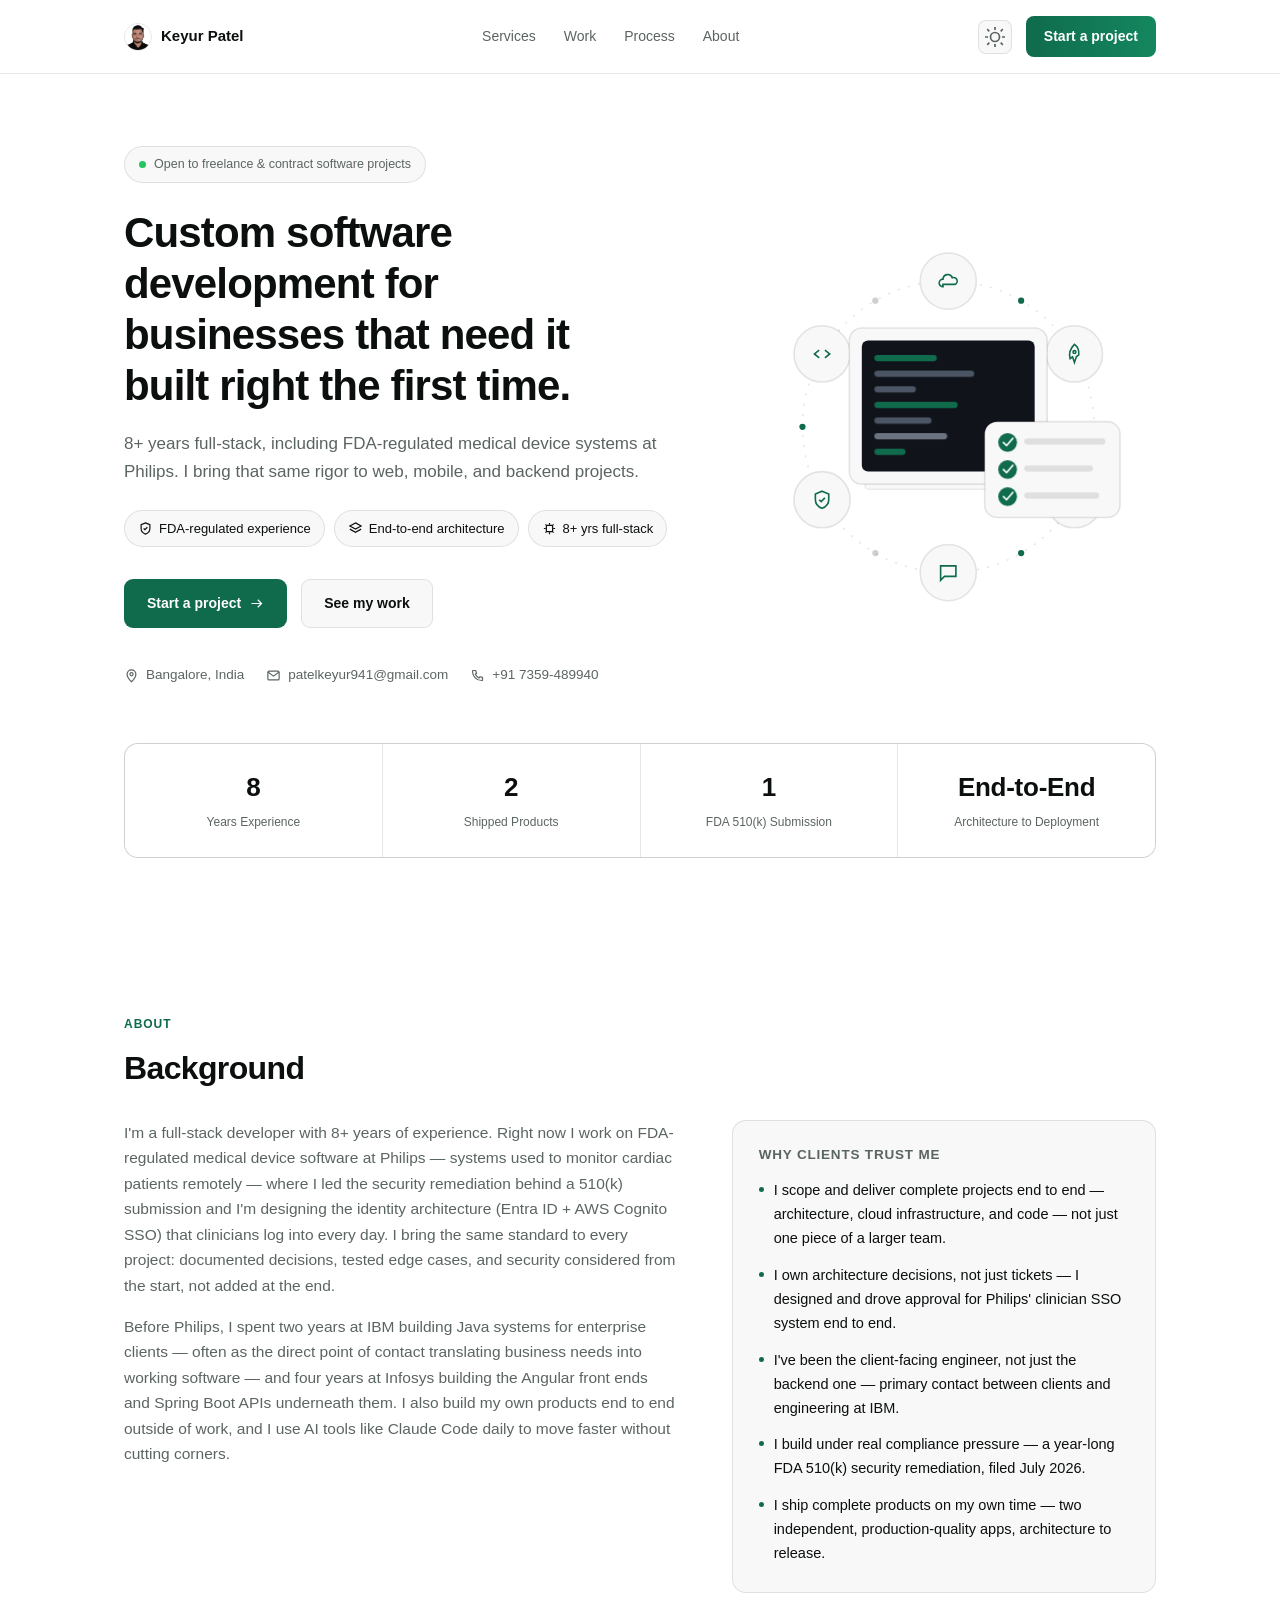
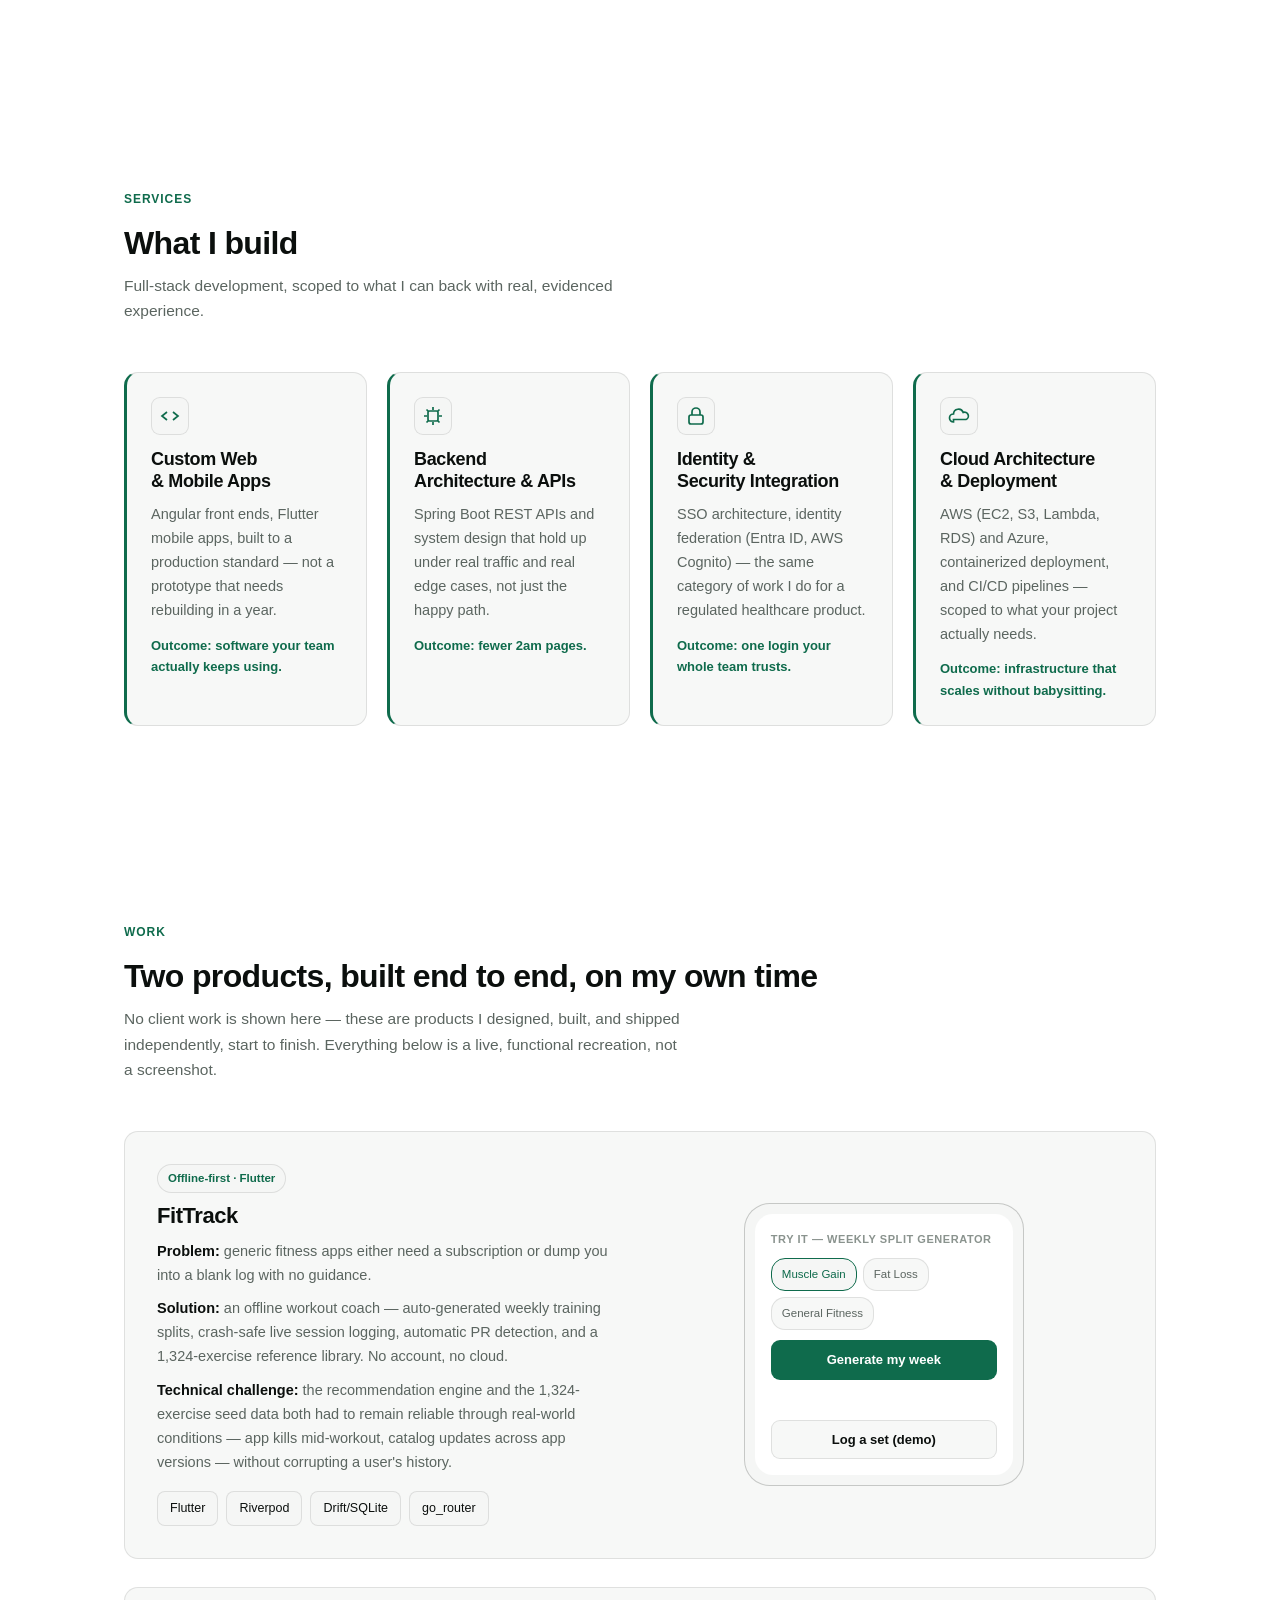
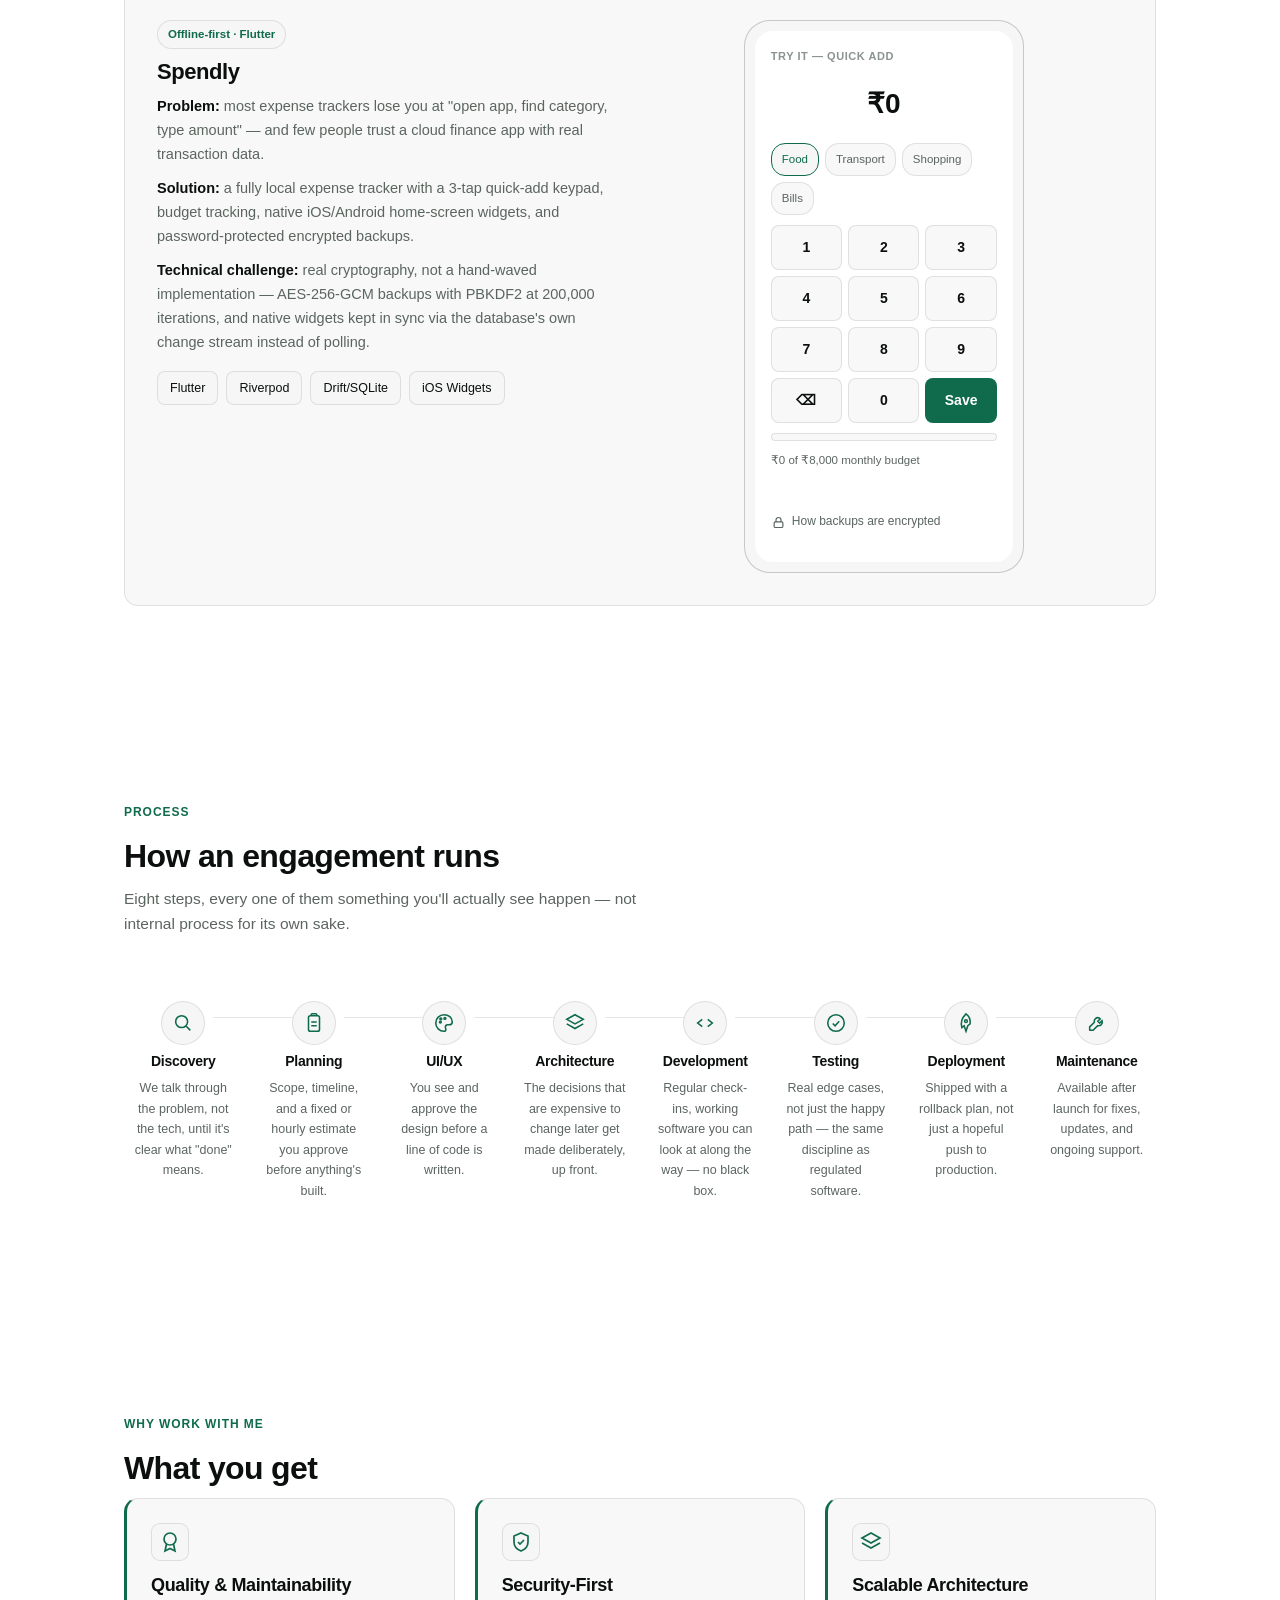
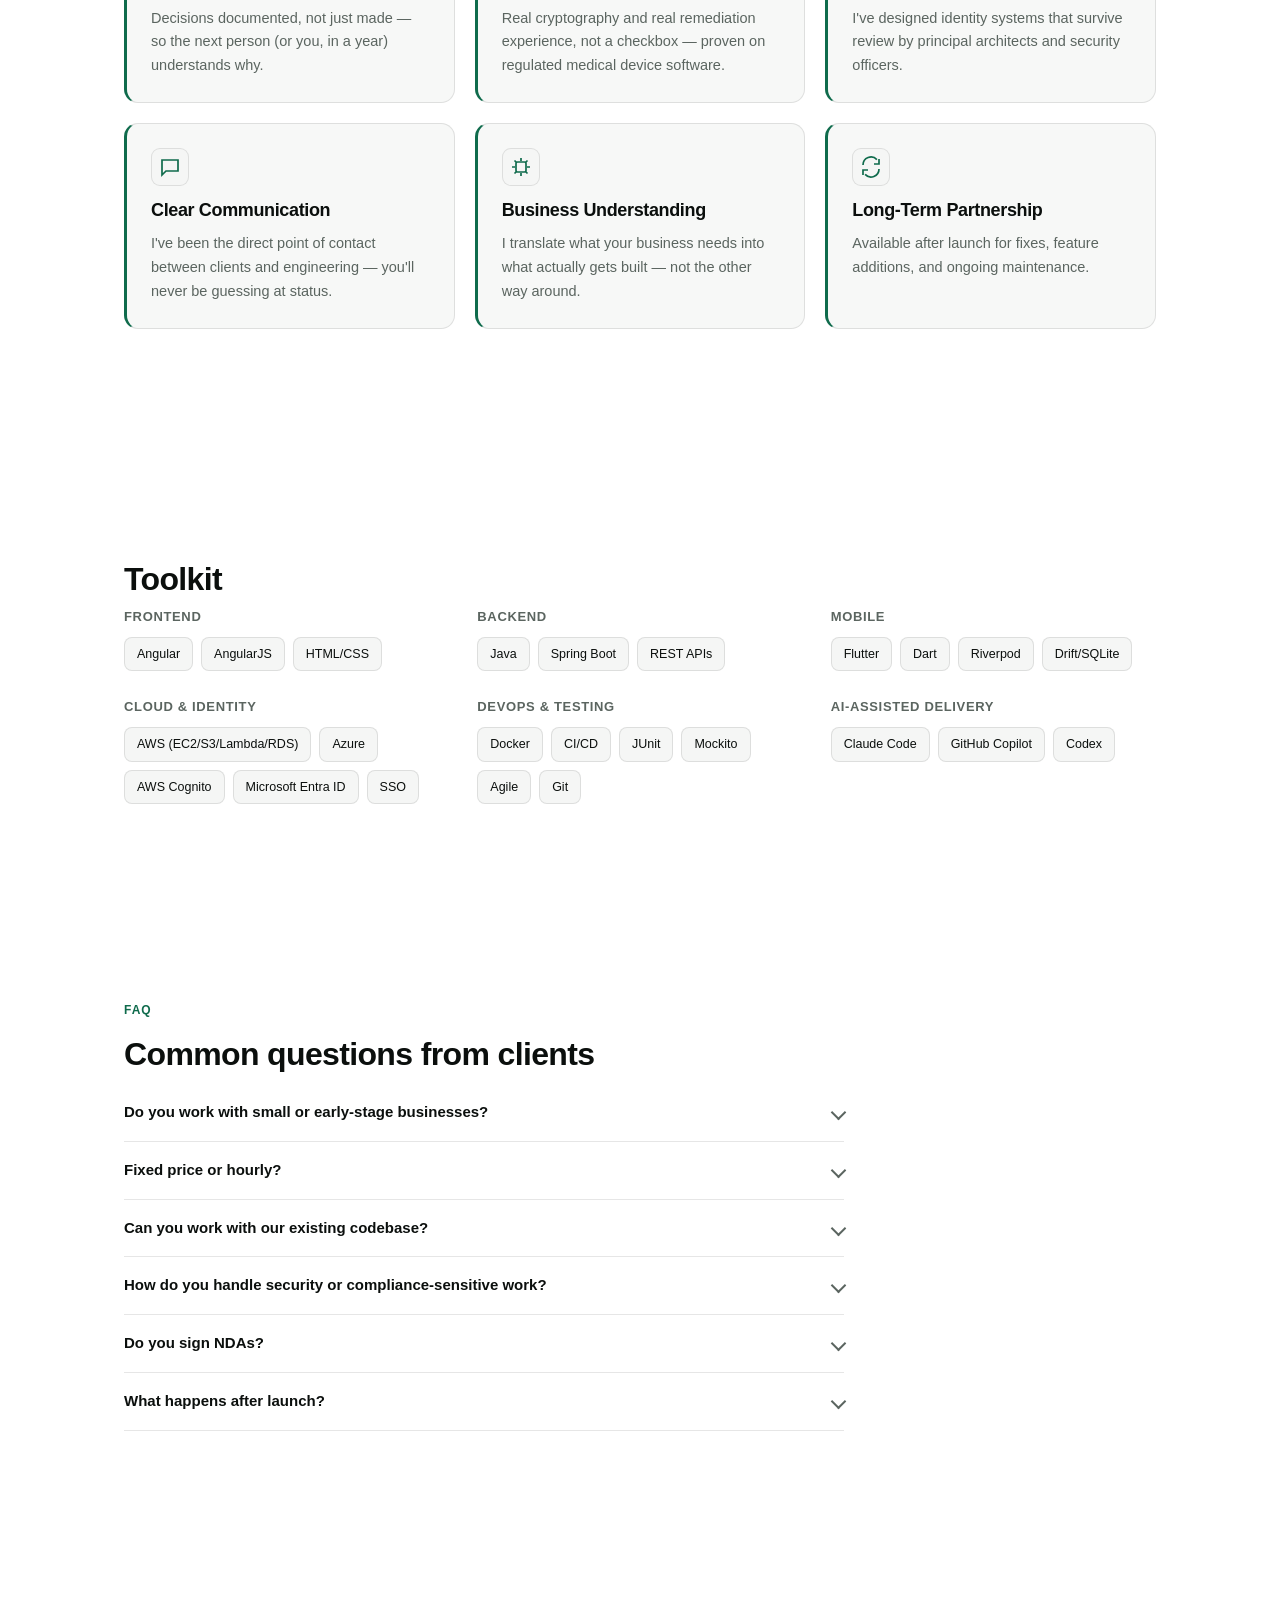
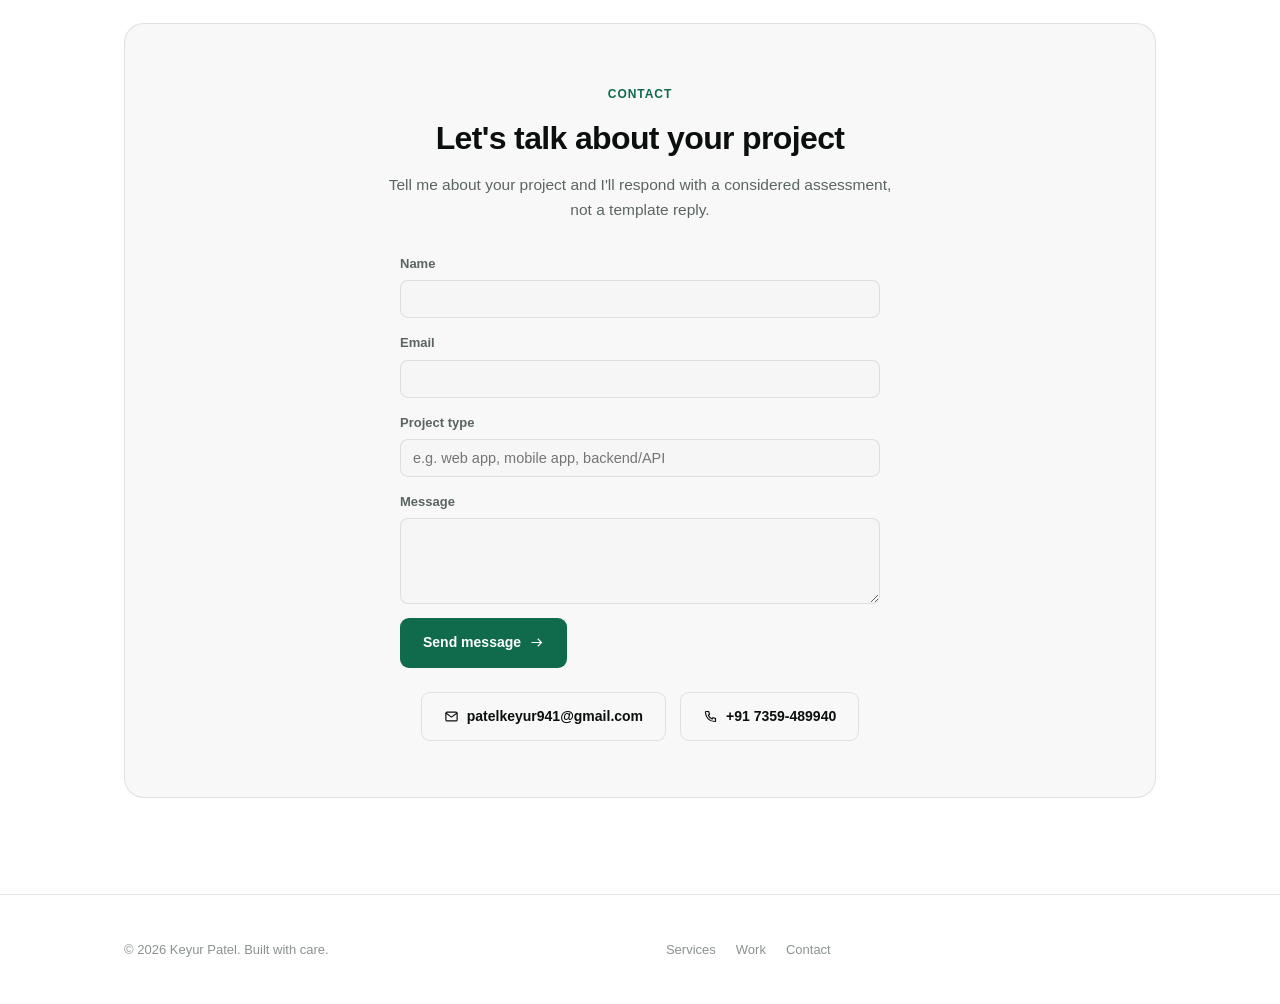
<file: index.html>
<!DOCTYPE html>
<html lang="en">
<head>
<meta charset="UTF-8">
<meta name="viewport" content="width=device-width, initial-scale=1.0">
<title>Keyur Patel — Custom Software Development</title>
<meta name="description" content="Keyur Patel is a full-stack software developer providing custom web, mobile, and backend development for businesses, backed by 8+ years of experience including FDA-regulated medical device software.">
<meta name="theme-color" content="#ffffff">
<script>
  (function(){
    var stored = localStorage.getItem('theme');
    var theme = stored || (window.matchMedia('(prefers-color-scheme: dark)').matches ? 'dark' : 'light');
    document.documentElement.setAttribute('data-theme', theme);
  })();
</script>

<meta property="og:type" content="website">
<meta property="og:title" content="Keyur Patel — Custom Software Development">
<meta property="og:description" content="Custom software development backed by 8+ years of full-stack experience, including FDA-regulated medical device systems and independently shipped offline-first products.">
<meta property="og:url" content="https://pkeyur18.github.io/keyur-patel-portfolio/">
<meta name="twitter:card" content="summary">
<meta name="twitter:title" content="Keyur Patel — Custom Software Development">
<meta name="twitter:description" content="Custom software development backed by 8+ years of full-stack experience, including FDA-regulated medical device systems.">

<link rel="icon" href="data:image/svg+xml,%3Csvg xmlns='http://www.w3.org/2000/svg' viewBox='0 0 32 32'%3E%3Cdefs%3E%3ClinearGradient id='g' x1='0' y1='0' x2='1' y2='1'%3E%3Cstop offset='0%25' stop-color='%237c6cff'/%3E%3Cstop offset='100%25' stop-color='%2322d3ee'/%3E%3C/linearGradient%3E%3C/defs%3E%3Crect width='32' height='32' rx='9' fill='%2307080d'/%3E%3Ctext x='16' y='22' font-family='monospace' font-weight='700' font-size='15' fill='url(%23g)' text-anchor='middle'%3EKP%3C/text%3E%3C/svg%3E">

<script type="application/ld+json">
{
  "@context": "https://schema.org",
  "@type": "ProfessionalService",
  "name": "Keyur Patel — Software Development",
  "founder": {
    "@type": "Person",
    "name": "Keyur Patel",
    "email": "patelkeyur941@gmail.com",
    "telephone": "+91-7359-489940",
    "jobTitle": "Full-Stack Software Developer"
  },
  "areaServed": "Remote / Worldwide",
  "description": "Custom software development — web, mobile, backend architecture, security and identity integration, offline-first engineering.",
  "url": "https://pkeyur18.github.io/keyur-patel-portfolio/"
}
</script>

<link rel="stylesheet" href="assets/styles.css">
</head>
<body>

<a href="#main" class="skip-link">Skip to content</a>
<div class="progress-bar" id="progressBar"></div>

<!-- ICON SPRITE -->
<svg style="display:none" aria-hidden="true">
  <defs>
    <symbol id="ic-shield" viewBox="0 0 24 24"><path d="M12 3l7 3v6c0 4.5-3 7.5-7 9-4-1.5-7-4.5-7-9V6l7-3z"/><path d="M9 12l2 2 4-4"/></symbol>
    <symbol id="ic-layers" viewBox="0 0 24 24"><path d="M12 3l9 5-9 5-9-5 9-5z"/><path d="M3 13l9 5 9-5"/></symbol>
    <symbol id="ic-offline" viewBox="0 0 24 24"><path d="M4 8.5c4.5-3.6 11.5-3.6 16 0"/><path d="M7 12c3-2.3 7-2.3 10 0"/><path d="M10 15.5c1.3-1 2.7-1 4 0"/><circle cx="12" cy="19" r="1"/><path d="M3 3l18 18"/></symbol>
    <symbol id="ic-code" viewBox="0 0 24 24"><path d="M9 8l-5 4 5 4"/><path d="M15 8l5 4-5 4"/></symbol>
    <symbol id="ic-cpu" viewBox="0 0 24 24"><rect x="7" y="7" width="10" height="10" rx="1.5"/><path d="M12 3v3M12 18v3M3 12h3M18 12h3M5.5 5.5l2 2M16.5 16.5l2 2M5.5 18.5l2-2M16.5 7.5l2-2"/></symbol>
    <symbol id="ic-lock" viewBox="0 0 24 24"><rect x="5" y="11" width="14" height="9" rx="2"/><path d="M8 11V8a4 4 0 018 0v3"/></symbol>
    <symbol id="ic-search" viewBox="0 0 24 24"><circle cx="10.5" cy="10.5" r="6.5"/><path d="M20 20l-5-5"/></symbol>
    <symbol id="ic-clipboard" viewBox="0 0 24 24"><rect x="6" y="4" width="12" height="17" rx="2"/><path d="M9 4V3a1 1 0 011-1h4a1 1 0 011 1v1"/><path d="M9 11h6M9 15h6"/></symbol>
    <symbol id="ic-palette" viewBox="0 0 24 24"><path d="M12 3a9 9 0 000 18c1.5 0 2-1 2-2s-.5-1.5-.5-2.5A2.5 2.5 0 0116 14h1.5A3.5 3.5 0 0021 10.5C21 6 17 3 12 3z"/><circle cx="8" cy="11" r="1"/><circle cx="8.5" cy="7.5" r="1"/><circle cx="13" cy="7" r="1"/></symbol>
    <symbol id="ic-check-circle" viewBox="0 0 24 24"><circle cx="12" cy="12" r="9"/><path d="M8.5 12.5l2.5 2.5 4.5-5"/></symbol>
    <symbol id="ic-rocket" viewBox="0 0 24 24"><path d="M12 2c3 2 5 6 4.5 11L14 15l-2 6-2-6-2.5 2C6 12 8 6 12 2z"/><circle cx="12" cy="10" r="1.5"/></symbol>
    <symbol id="ic-wrench" viewBox="0 0 24 24"><path d="M14.5 6.5a4 4 0 00-5.4 4.7L4 16.3V20h3.7l5.1-5.1a4 4 0 004.7-5.4l-2.6 2.6-2-2 2.6-2.6z"/></symbol>
    <symbol id="ic-badge" viewBox="0 0 24 24"><circle cx="12" cy="9" r="6"/><path d="M8.5 14L7 21l5-2.5L17 21l-1.5-7"/></symbol>
    <symbol id="ic-message" viewBox="0 0 24 24"><path d="M4 5h16v11H8l-4 4V5z"/></symbol>
    <symbol id="ic-refresh" viewBox="0 0 24 24"><path d="M4 10a8 8 0 0113.9-5.4M20 4v5h-5"/><path d="M20 14a8 8 0 01-13.9 5.4M4 20v-5h5"/></symbol>
    <symbol id="ic-mail" viewBox="0 0 24 24"><rect x="3" y="5" width="18" height="14" rx="2"/><path d="M3 6.5l9 6.5 9-6.5"/></symbol>
    <symbol id="ic-phone" viewBox="0 0 24 24"><path d="M5 4h4l1.5 4.5-2 1.5a12 12 0 006 6l1.5-2L20 15v4a1 1 0 01-1 1C10.5 20 4 13.5 4 5a1 1 0 011-1z"/></symbol>
    <symbol id="ic-pin" viewBox="0 0 24 24"><path d="M12 22s7-6.5 7-12a7 7 0 10-14 0c0 5.5 7 12 7 12z"/><circle cx="12" cy="10" r="2.5"/></symbol>
    <symbol id="ic-arrow-right" viewBox="0 0 24 24"><path d="M4 12h16M14 6l6 6-6 6"/></symbol>
    <symbol id="ic-trophy" viewBox="0 0 24 24"><path d="M7 4h10v5a5 5 0 01-10 0V4z"/><path d="M7 5H4v2a3 3 0 003 3M17 5h3v2a3 3 0 01-3 3"/><path d="M12 14v3M9 20h6M9.5 20a2.5 2.5 0 015 0"/></symbol>
    <symbol id="ic-cloud" viewBox="0 0 24 24"><path d="M6.5 18a4 4 0 010-8 5 5 0 019.7-1.5A3.5 3.5 0 0119 15.5H6.5z"/></symbol>
    <symbol id="ic-sun" viewBox="0 0 24 24"><circle cx="12" cy="12" r="4.5"/><path d="M12 2v3M12 19v3M4.2 4.2l2.1 2.1M17.7 17.7l2.1 2.1M2 12h3M19 12h3M4.2 19.8l2.1-2.1M17.7 6.3l2.1-2.1"/></symbol>
    <symbol id="ic-moon" viewBox="0 0 24 24"><path d="M20 14.5A8.5 8.5 0 1110 3.2 7 7 0 0020 14.5z"/></symbol>
  </defs>
</svg>

<header>
  <nav>
    <a href="#top" class="logo"><img src="assets/keyur_patel.jpeg" alt="Keyur Patel" class="nav-avatar"> Keyur Patel</a>
    <div class="nav-links">
      <a href="#services">Services</a>
      <a href="#work">Work</a>
      <a href="#process">Process</a>
      <a href="#about">About</a>
    </div>
    <div class="nav-right">
      <button class="theme-toggle" id="themeToggle" aria-label="Toggle dark mode" type="button">
        <svg class="ic-lg ic-sun"><use href="#ic-sun"/></svg>
        <svg class="ic-lg ic-moon"><use href="#ic-moon"/></svg>
      </button>
      <a href="#contact" class="nav-cta">Start a project</a>
    </div>
  </nav>
</header>

<main id="main">
  <div id="top"></div>

  <!-- HERO -->
  <section class="hero">
    <div class="wrap hero-grid">
      <div class="hero-content">
        <div class="status-pill"><span class="dot"></span> Open to freelance &amp; contract software projects</div>
        <h1>Custom software development for businesses that need it built right the first time.</h1>
        <p class="lede">
          8+ years full-stack, including FDA-regulated medical device systems at Philips. I bring
          that same rigor to web, mobile, and backend projects.
        </p>
        <div class="quick-glance">
          <span class="pill"><svg class="ic"><use href="#ic-shield"/></svg> FDA-regulated experience</span>
          <span class="pill"><svg class="ic"><use href="#ic-layers"/></svg> End-to-end architecture</span>
          <span class="pill"><svg class="ic"><use href="#ic-cpu"/></svg> 8+ yrs full-stack</span>
        </div>
        <div class="hero-actions">
          <a href="#contact" class="btn btn-primary">Start a project <svg class="ic"><use href="#ic-arrow-right"/></svg></a>
          <a href="#work" class="btn btn-secondary">See my work</a>
        </div>
        <div class="hero-meta">
          <span><svg class="ic"><use href="#ic-pin"/></svg> Bangalore, India</span>
          <span><svg class="ic"><use href="#ic-mail"/></svg> patelkeyur941@gmail.com</span>
          <span><svg class="ic"><use href="#ic-phone"/></svg> +91 7359-489940</span>
        </div>
      </div>

      <div class="hero-illustration">
        <svg class="hero-graphic" viewBox="0 0 400 360" width="100%" style="max-width:420px" role="img" aria-label="Illustration of a laptop with code, surrounded by icons for cloud, deployment, architecture, communication, security, and web development">

          <!-- orbit ring: dashed path, dots, and 6 icon badges. Whole group rotates; each badge counter-rotates to stay upright. -->
          <g class="orbit-ring">
            <circle cx="200" cy="190" r="140" fill="none" stroke="var(--border)" stroke-width="1.5" stroke-dasharray="2 8"/>

            <circle cx="270" cy="68.8" r="3" fill="var(--accent)"/>
            <circle cx="340" cy="190" r="3" fill="var(--border-hover)"/>
            <circle cx="270" cy="311.2" r="3" fill="var(--accent)"/>
            <circle cx="130" cy="311.2" r="3" fill="var(--border-hover)"/>
            <circle cx="60" cy="190" r="3" fill="var(--accent)"/>
            <circle cx="130" cy="68.8" r="3" fill="var(--border-hover)"/>

            <g transform="translate(200,50)">
              <g class="badge-float" style="animation-delay:-.4s">
                <g class="badge-counter">
                  <circle r="27" fill="var(--surface)" stroke="var(--border)" stroke-width="1.5"/>
                  <use href="#ic-cloud" x="-11" y="-11" width="22" height="22" class="badge-icon"/>
                </g>
              </g>
            </g>
            <g transform="translate(321.2,120)">
              <g class="badge-float" style="animation-delay:-2.1s">
                <g class="badge-counter">
                  <circle r="27" fill="var(--surface)" stroke="var(--border)" stroke-width="1.5"/>
                  <use href="#ic-rocket" x="-11" y="-11" width="22" height="22" class="badge-icon"/>
                </g>
              </g>
            </g>
            <g transform="translate(321.2,260)">
              <g class="badge-float" style="animation-delay:-3.6s">
                <g class="badge-counter">
                  <circle r="27" fill="var(--surface)" stroke="var(--border)" stroke-width="1.5"/>
                  <use href="#ic-layers" x="-11" y="-11" width="22" height="22" class="badge-icon"/>
                </g>
              </g>
            </g>
            <g transform="translate(200,330)">
              <g class="badge-float" style="animation-delay:-1.2s">
                <g class="badge-counter">
                  <circle r="27" fill="var(--surface)" stroke="var(--border)" stroke-width="1.5"/>
                  <use href="#ic-message" x="-11" y="-11" width="22" height="22" class="badge-icon"/>
                </g>
              </g>
            </g>
            <g transform="translate(78.8,260)">
              <g class="badge-float" style="animation-delay:-2.8s">
                <g class="badge-counter">
                  <circle r="27" fill="var(--surface)" stroke="var(--border)" stroke-width="1.5"/>
                  <use href="#ic-shield" x="-11" y="-11" width="22" height="22" class="badge-icon"/>
                </g>
              </g>
            </g>
            <g transform="translate(78.8,120)">
              <g class="badge-float" style="animation-delay:-.9s">
                <g class="badge-counter">
                  <circle r="27" fill="var(--surface)" stroke="var(--border)" stroke-width="1.5"/>
                  <use href="#ic-code" x="-11" y="-11" width="22" height="22" class="badge-icon"/>
                </g>
              </g>
            </g>
          </g>

          <!-- laptop -->
          <g>
            <rect x="120" y="240" width="160" height="10" rx="4" fill="var(--surface)" stroke="var(--border)" stroke-width="1"/>
            <rect x="105" y="95" width="190" height="150" rx="12" fill="var(--surface)" stroke="var(--border)" stroke-width="1.5"/>
            <rect x="117" y="107" width="166" height="126" rx="6" fill="#10141a"/>
            <g class="code-lines">
              <rect x="129" y="121" width="60" height="6" rx="3" fill="var(--accent)" opacity=".9"/>
              <rect x="129" y="136" width="96" height="6" rx="3" fill="#4b5563"/>
              <rect x="129" y="151" width="40" height="6" rx="3" fill="#4b5563"/>
              <rect x="129" y="166" width="80" height="6" rx="3" fill="var(--accent)" opacity=".7"/>
              <rect x="129" y="181" width="55" height="6" rx="3" fill="#4b5563"/>
              <rect x="129" y="196" width="70" height="6" rx="3" fill="#6b7280"/>
              <rect x="129" y="211" width="30" height="6" rx="3" fill="var(--accent)" opacity=".9"/>
            </g>
          </g>

          <!-- floating checklist card -->
          <g class="checklist-card">
            <rect x="235" y="185" width="130" height="92" rx="12" fill="var(--surface)" stroke="var(--border)" stroke-width="1.5"/>
            <g class="checklist-row">
              <circle cx="257" cy="205" r="9" fill="var(--accent)"/>
              <path d="M253,205 l3,3 l6,-7" fill="none" stroke="var(--accent-ink)" stroke-width="1.6" stroke-linecap="round" stroke-linejoin="round"/>
              <rect x="273" y="201" width="78" height="6" rx="3" fill="var(--border)"/>
            </g>
            <g class="checklist-row">
              <circle cx="257" cy="231" r="9" fill="var(--accent)"/>
              <path d="M253,231 l3,3 l6,-7" fill="none" stroke="var(--accent-ink)" stroke-width="1.6" stroke-linecap="round" stroke-linejoin="round"/>
              <rect x="273" y="227" width="66" height="6" rx="3" fill="var(--border)"/>
            </g>
            <g class="checklist-row">
              <circle cx="257" cy="257" r="9" fill="var(--accent)"/>
              <path d="M253,257 l3,3 l6,-7" fill="none" stroke="var(--accent-ink)" stroke-width="1.6" stroke-linecap="round" stroke-linejoin="round"/>
              <rect x="273" y="253" width="72" height="6" rx="3" fill="var(--border)"/>
            </g>
          </g>
        </svg>
      </div>
    </div>

    <div class="wrap">
      <div class="stat-row reveal">
        <div class="stat"><b class="count" data-target="8">0</b><span>Years Experience</span></div>
        <div class="stat"><b class="count" data-target="2">0</b><span>Shipped Products</span></div>
        <div class="stat"><b class="count" data-target="1">0</b><span>FDA 510(k) Submission</span></div>
        <div class="stat"><b>End-to-End</b><span>Architecture to Deployment</span></div>
      </div>
    </div>
  </section>

  <!-- ABOUT -->
  <section id="about">
    <div class="wrap">
      <div class="eyebrow reveal">About</div>
      <h2 class="reveal">Background</h2>
      <div class="about-grid" style="margin-top:32px;">
        <div class="reveal reveal-delay-1">
          <p>
            I'm a full-stack developer with 8+ years of experience. Right now I work on FDA-regulated
            medical device software at Philips — systems used to monitor cardiac patients remotely —
            where I led the security remediation behind a 510(k) submission and I'm designing the
            identity architecture (Entra ID + AWS Cognito SSO) that clinicians log into every day.
            I bring the same standard to every project: documented decisions, tested edge cases, and
            security considered from the start, not added at the end.
          </p>
          <p>
            Before Philips, I spent two years at IBM building Java systems for enterprise clients —
            often as the direct point of contact translating business needs into working software —
            and four years at Infosys building the Angular front ends and Spring Boot APIs underneath
            them. I also build my own products end to end outside of work, and I use AI tools like
            Claude Code daily to move faster without cutting corners.
          </p>
        </div>
        <div class="focus-card reveal reveal-delay-2">
          <h3>Why clients trust me</h3>
          <ul class="focus-list">
            <li>I scope and deliver complete projects end to end — architecture, cloud infrastructure, and code — not just one piece of a larger team.</li>
            <li>I own architecture decisions, not just tickets — I designed and drove approval for Philips' clinician SSO system end to end.</li>
            <li>I've been the client-facing engineer, not just the backend one — primary contact between clients and engineering at IBM.</li>
            <li>I build under real compliance pressure — a year-long FDA 510(k) security remediation, filed July 2026.</li>
            <li>I ship complete products on my own time — two independent, production-quality apps, architecture to release.</li>
          </ul>
        </div>
      </div>
    </div>
  </section>

  <!-- SERVICES -->
  <section id="services">
    <div class="wrap">
      <div class="eyebrow reveal">Services</div>
      <h2 class="reveal">What I build</h2>
      <p class="section-intro reveal">Full-stack development, scoped to what I can back with real, evidenced experience.</p>
      <div class="grid-4 services-grid">
        <div class="card reveal">
          <div class="card-icon"><svg class="ic-lg"><use href="#ic-code"/></svg></div>
          <h3>Custom Web &amp; Mobile Apps</h3>
          <p>Angular front ends, Flutter mobile apps, built to a production standard — not a prototype that needs rebuilding in a year.</p>
          <span class="outcome">Outcome: software your team actually keeps using.</span>
        </div>
        <div class="card reveal reveal-delay-1">
          <div class="card-icon"><svg class="ic-lg"><use href="#ic-cpu"/></svg></div>
          <h3>Backend Architecture &amp; APIs</h3>
          <p>Spring Boot REST APIs and system design that hold up under real traffic and real edge cases, not just the happy path.</p>
          <span class="outcome">Outcome: fewer 2am pages.</span>
        </div>
        <div class="card reveal reveal-delay-2">
          <div class="card-icon"><svg class="ic-lg"><use href="#ic-lock"/></svg></div>
          <h3>Identity &amp; Security Integration</h3>
          <p>SSO architecture, identity federation (Entra ID, AWS Cognito) — the same category of work I do for a regulated healthcare product.</p>
          <span class="outcome">Outcome: one login your whole team trusts.</span>
        </div>
        <div class="card reveal reveal-delay-2">
          <div class="card-icon"><svg class="ic-lg"><use href="#ic-cloud"/></svg></div>
          <h3>Cloud Architecture &amp; Deployment</h3>
          <p>AWS (EC2, S3, Lambda, RDS) and Azure, containerized deployment, and CI/CD pipelines — scoped to what your project actually needs.</p>
          <span class="outcome">Outcome: infrastructure that scales without babysitting.</span>
        </div>
      </div>
    </div>
  </section>

  <!-- FEATURED PROJECTS -->
  <section id="work">
    <div class="wrap">
      <div class="eyebrow reveal">Work</div>
      <h2 class="reveal">Two products, built end to end, on my own time</h2>
      <p class="section-intro reveal">No client work is shown here — these are products I designed, built, and shipped independently, start to finish. Everything below is a live, functional recreation, not a screenshot.</p>

      <div class="projects-stack">
        <!-- FITTRACK -->
        <article class="project-card reveal">
          <div class="project-text">
            <div class="project-badge">Offline-first · Flutter</div>
            <h3>FitTrack</h3>
            <p class="project-problem"><b>Problem:</b> generic fitness apps either need a subscription or dump you into a blank log with no guidance.</p>
            <p class="project-solution"><b>Solution:</b> an offline workout coach — auto-generated weekly training splits, crash-safe live session logging, automatic PR detection, and a 1,324-exercise reference library. No account, no cloud.</p>
            <p class="project-value"><b>Technical challenge:</b> the recommendation engine and the 1,324-exercise seed data both had to remain reliable through real-world conditions — app kills mid-workout, catalog updates across app versions — without corrupting a user's history.</p>
            <div class="badges">
              <span class="tag">Flutter</span><span class="tag">Riverpod</span><span class="tag">Drift/SQLite</span><span class="tag">go_router</span>
            </div>
          </div>
          <div class="project-demo">
            <div class="phone-frame">
              <div class="phone-screen">
                <div class="demo-label">Try it — Weekly Split Generator</div>
                <div class="goal-picker" role="group" aria-label="Choose a training goal">
                  <button class="goal-btn active" data-goal="muscle-gain">Muscle Gain</button>
                  <button class="goal-btn" data-goal="fat-loss">Fat Loss</button>
                  <button class="goal-btn" data-goal="general">General Fitness</button>
                </div>
                <button class="btn btn-primary btn-sm" id="generateSplitBtn">Generate my week</button>
                <div id="splitResult" class="split-result" aria-live="polite"></div>
                <button class="btn btn-secondary btn-sm" id="logSetBtn">Log a set (demo)</button>
                <div id="prBanner" class="pr-banner" aria-live="polite">
                  <svg class="ic"><use href="#ic-trophy"/></svg> New PR! 135 lb × 8
                </div>
              </div>
            </div>
          </div>
        </article>

        <!-- SPENDLY -->
        <article class="project-card reveal">
          <div class="project-text">
            <div class="project-badge">Offline-first · Flutter</div>
            <h3>Spendly</h3>
            <p class="project-problem"><b>Problem:</b> most expense trackers lose you at "open app, find category, type amount" — and few people trust a cloud finance app with real transaction data.</p>
            <p class="project-solution"><b>Solution:</b> a fully local expense tracker with a 3-tap quick-add keypad, budget tracking, native iOS/Android home-screen widgets, and password-protected encrypted backups.</p>
            <p class="project-value"><b>Technical challenge:</b> real cryptography, not a hand-waved implementation — AES-256-GCM backups with PBKDF2 at 200,000 iterations, and native widgets kept in sync via the database's own change stream instead of polling.</p>
            <div class="badges">
              <span class="tag">Flutter</span><span class="tag">Riverpod</span><span class="tag">Drift/SQLite</span><span class="tag">iOS Widgets</span>
            </div>
          </div>
          <div class="project-demo">
            <div class="phone-frame">
              <div class="phone-screen">
                <div class="demo-label">Try it — Quick Add</div>
                <div class="amount-display"><span id="amountDisplay">₹0</span></div>
                <div class="category-chips" role="group" aria-label="Choose a category">
                  <button class="chip-btn active" data-cat="Food">Food</button>
                  <button class="chip-btn" data-cat="Transport">Transport</button>
                  <button class="chip-btn" data-cat="Shopping">Shopping</button>
                  <button class="chip-btn" data-cat="Bills">Bills</button>
                </div>
                <div class="keypad" id="keypad">
                  <button data-key="1">1</button><button data-key="2">2</button><button data-key="3">3</button>
                  <button data-key="4">4</button><button data-key="5">5</button><button data-key="6">6</button>
                  <button data-key="7">7</button><button data-key="8">8</button><button data-key="9">9</button>
                  <button data-key="back" aria-label="Backspace">⌫</button><button data-key="0">0</button>
                  <button data-key="save" class="key-save" aria-label="Save">Save</button>
                </div>
                <div class="budget-bar-track"><div class="budget-bar-fill" id="budgetFill"></div></div>
                <div class="budget-caption"><span id="budgetSpent">₹0</span> of ₹8,000 monthly budget</div>
                <div id="saveToast" class="save-toast" aria-live="polite"></div>
                <button class="lock-reveal" id="lockReveal" aria-expanded="false">
                  <svg class="ic"><use href="#ic-lock"/></svg> How backups are encrypted
                </button>
                <div id="lockDetail" class="lock-detail">AES-256-GCM · PBKDF2, 200,000 iterations · password never stored</div>
              </div>
            </div>
          </div>
        </article>
      </div>
    </div>
  </section>

  <!-- PROCESS -->
  <section id="process">
    <div class="wrap">
      <div class="eyebrow reveal">Process</div>
      <h2 class="reveal">How an engagement runs</h2>
      <p class="section-intro reveal">Eight steps, every one of them something you'll actually see happen — not internal process for its own sake.</p>
      <ol class="timeline">
        <li class="timeline-step reveal"><svg class="ic-lg"><use href="#ic-search"/></svg><h3>Discovery</h3><p>We talk through the problem, not the tech, until it's clear what "done" means.</p></li>
        <li class="timeline-step reveal"><svg class="ic-lg"><use href="#ic-clipboard"/></svg><h3>Planning</h3><p>Scope, timeline, and a fixed or hourly estimate you approve before anything's built.</p></li>
        <li class="timeline-step reveal"><svg class="ic-lg"><use href="#ic-palette"/></svg><h3>UI/UX</h3><p>You see and approve the design before a line of code is written.</p></li>
        <li class="timeline-step reveal"><svg class="ic-lg"><use href="#ic-layers"/></svg><h3>Architecture</h3><p>The decisions that are expensive to change later get made deliberately, up front.</p></li>
        <li class="timeline-step reveal"><svg class="ic-lg"><use href="#ic-code"/></svg><h3>Development</h3><p>Regular check-ins, working software you can look at along the way — no black box.</p></li>
        <li class="timeline-step reveal"><svg class="ic-lg"><use href="#ic-check-circle"/></svg><h3>Testing</h3><p>Real edge cases, not just the happy path — the same discipline as regulated software.</p></li>
        <li class="timeline-step reveal"><svg class="ic-lg"><use href="#ic-rocket"/></svg><h3>Deployment</h3><p>Shipped with a rollback plan, not just a hopeful push to production.</p></li>
        <li class="timeline-step reveal"><svg class="ic-lg"><use href="#ic-wrench"/></svg><h3>Maintenance</h3><p>Available after launch for fixes, updates, and ongoing support.</p></li>
      </ol>
    </div>
  </section>

  <!-- WHY WORK WITH ME -->
  <section id="why">
    <div class="wrap">
      <div class="eyebrow reveal">Why Work With Me</div>
      <h2 class="reveal">What you get</h2>
      <div class="grid-3 why-grid">
        <div class="card reveal">
          <div class="card-icon"><svg class="ic-lg"><use href="#ic-badge"/></svg></div>
          <h3>Quality &amp; Maintainability</h3>
          <p>Decisions documented, not just made — so the next person (or you, in a year) understands why.</p>
        </div>
        <div class="card reveal reveal-delay-1">
          <div class="card-icon"><svg class="ic-lg"><use href="#ic-shield"/></svg></div>
          <h3>Security-First</h3>
          <p>Real cryptography and real remediation experience, not a checkbox — proven on regulated medical device software.</p>
        </div>
        <div class="card reveal reveal-delay-2">
          <div class="card-icon"><svg class="ic-lg"><use href="#ic-layers"/></svg></div>
          <h3>Scalable Architecture</h3>
          <p>I've designed identity systems that survive review by principal architects and security officers.</p>
        </div>
        <div class="card reveal">
          <div class="card-icon"><svg class="ic-lg"><use href="#ic-message"/></svg></div>
          <h3>Clear Communication</h3>
          <p>I've been the direct point of contact between clients and engineering — you'll never be guessing at status.</p>
        </div>
        <div class="card reveal reveal-delay-1">
          <div class="card-icon"><svg class="ic-lg"><use href="#ic-cpu"/></svg></div>
          <h3>Business Understanding</h3>
          <p>I translate what your business needs into what actually gets built — not the other way around.</p>
        </div>
        <div class="card reveal reveal-delay-2">
          <div class="card-icon"><svg class="ic-lg"><use href="#ic-refresh"/></svg></div>
          <h3>Long-Term Partnership</h3>
          <p>Available after launch for fixes, feature additions, and ongoing maintenance.</p>
        </div>
      </div>
    </div>
  </section>

  <!-- TECHNOLOGIES -->
  <section id="technologies">
    <div class="wrap">
      <div class="eyebrow reveal">Technologies</div>
      <h2 class="reveal">Toolkit</h2>
      <div class="tech-groups">
        <div class="tech-group reveal">
          <h3>Frontend</h3>
          <div class="tag-row"><span class="tag">Angular</span><span class="tag">AngularJS</span><span class="tag">HTML/CSS</span></div>
        </div>
        <div class="tech-group reveal">
          <h3>Backend</h3>
          <div class="tag-row"><span class="tag">Java</span><span class="tag">Spring Boot</span><span class="tag">REST APIs</span></div>
        </div>
        <div class="tech-group reveal">
          <h3>Mobile</h3>
          <div class="tag-row"><span class="tag">Flutter</span><span class="tag">Dart</span><span class="tag">Riverpod</span><span class="tag">Drift/SQLite</span></div>
        </div>
        <div class="tech-group reveal">
          <h3>Cloud &amp; Identity</h3>
          <div class="tag-row"><span class="tag">AWS (EC2/S3/Lambda/RDS)</span><span class="tag">Azure</span><span class="tag">AWS Cognito</span><span class="tag">Microsoft Entra ID</span><span class="tag">SSO</span></div>
        </div>
        <div class="tech-group reveal">
          <h3>DevOps &amp; Testing</h3>
          <div class="tag-row"><span class="tag">Docker</span><span class="tag">CI/CD</span><span class="tag">JUnit</span><span class="tag">Mockito</span><span class="tag">Agile</span><span class="tag">Git</span></div>
        </div>
        <div class="tech-group reveal">
          <h3>AI-Assisted Delivery</h3>
          <div class="tag-row"><span class="tag">Claude Code</span><span class="tag">GitHub Copilot</span><span class="tag">Codex</span></div>
        </div>
      </div>
    </div>
  </section>

  <!-- TESTIMONIALS: re-add here once real client quotes exist. Card markup pattern (.testi-card, .placeholder-ribbon, .grid-3 testi-grid) is preserved in styles.css for reuse. -->

  <!-- FAQ -->
  <section id="faq">
    <div class="wrap">
      <div class="eyebrow reveal">FAQ</div>
      <h2 class="reveal">Common questions from clients</h2>
      <div class="faq-list reveal">
        <details class="faq-item">
          <summary>Do you work with small or early-stage businesses?</summary>
          <p>Yes — project size matters less to me than whether the problem is well-defined enough to scope properly.</p>
        </details>
        <details class="faq-item">
          <summary>Fixed price or hourly?</summary>
          <p>Either — well-scoped work gets a fixed quote after Discovery; open-ended or evolving work runs hourly with regular check-ins.</p>
        </details>
        <details class="faq-item">
          <summary>Can you work with our existing codebase?</summary>
          <p>Yes. I spent two years at IBM specifically maintaining and extending existing enterprise systems, not just building greenfield.</p>
        </details>
        <details class="faq-item">
          <summary>How do you handle security or compliance-sensitive work?</summary>
          <p>That's my day job — I currently work on FDA-regulated medical device software and led a year-long security remediation effort.</p>
        </details>
        <details class="faq-item">
          <summary>Do you sign NDAs?</summary>
          <p>Yes, standard practice for any client engagement.</p>
        </details>
        <details class="faq-item">
          <summary>What happens after launch?</summary>
          <p>I stay available for fixes, changes, and support — long-term partnership, not a one-time handoff.</p>
        </details>
      </div>
    </div>
  </section>

  <!-- CONTACT -->
  <section class="contact" id="contact">
    <div class="wrap">
      <div class="contact-card reveal">
        <div class="eyebrow">Contact</div>
        <h2>Let's talk about your project</h2>
        <p>Tell me about your project and I'll respond with a considered assessment, not a template reply.</p>
        <form id="contactForm" class="contact-form">
          <div class="field-row">
            <label for="cf-name">Name</label>
            <input type="text" id="cf-name" name="name" required>
          </div>
          <div class="field-row">
            <label for="cf-email">Email</label>
            <input type="email" id="cf-email" name="email" required>
          </div>
          <div class="field-row">
            <label for="cf-project">Project type</label>
            <input type="text" id="cf-project" name="project" placeholder="e.g. web app, mobile app, backend/API">
          </div>
          <div class="field-row">
            <label for="cf-message">Message</label>
            <textarea id="cf-message" name="message" rows="4" required></textarea>
          </div>
          <button type="submit" class="btn btn-primary">Send message <svg class="ic"><use href="#ic-arrow-right"/></svg></button>
        </form>
        <div class="contact-actions">
          <a href="mailto:patelkeyur941@gmail.com" class="btn btn-secondary"><svg class="ic"><use href="#ic-mail"/></svg> patelkeyur941@gmail.com</a>
          <a href="tel:+917359489940" class="btn btn-secondary"><svg class="ic"><use href="#ic-phone"/></svg> +91 7359-489940</a>
        </div>
      </div>
    </div>
  </section>
</main>

<footer>
  <div class="wrap footer-wrap">
    <span>© <span id="year"></span> Keyur Patel. Built with care.</span>
    <nav class="footer-links">
      <a href="#services">Services</a>
      <a href="#work">Work</a>
      <a href="#contact">Contact</a>
    </nav>
  </div>
</footer>

<script src="assets/script.js"></script>
</body>
</html>
</file>
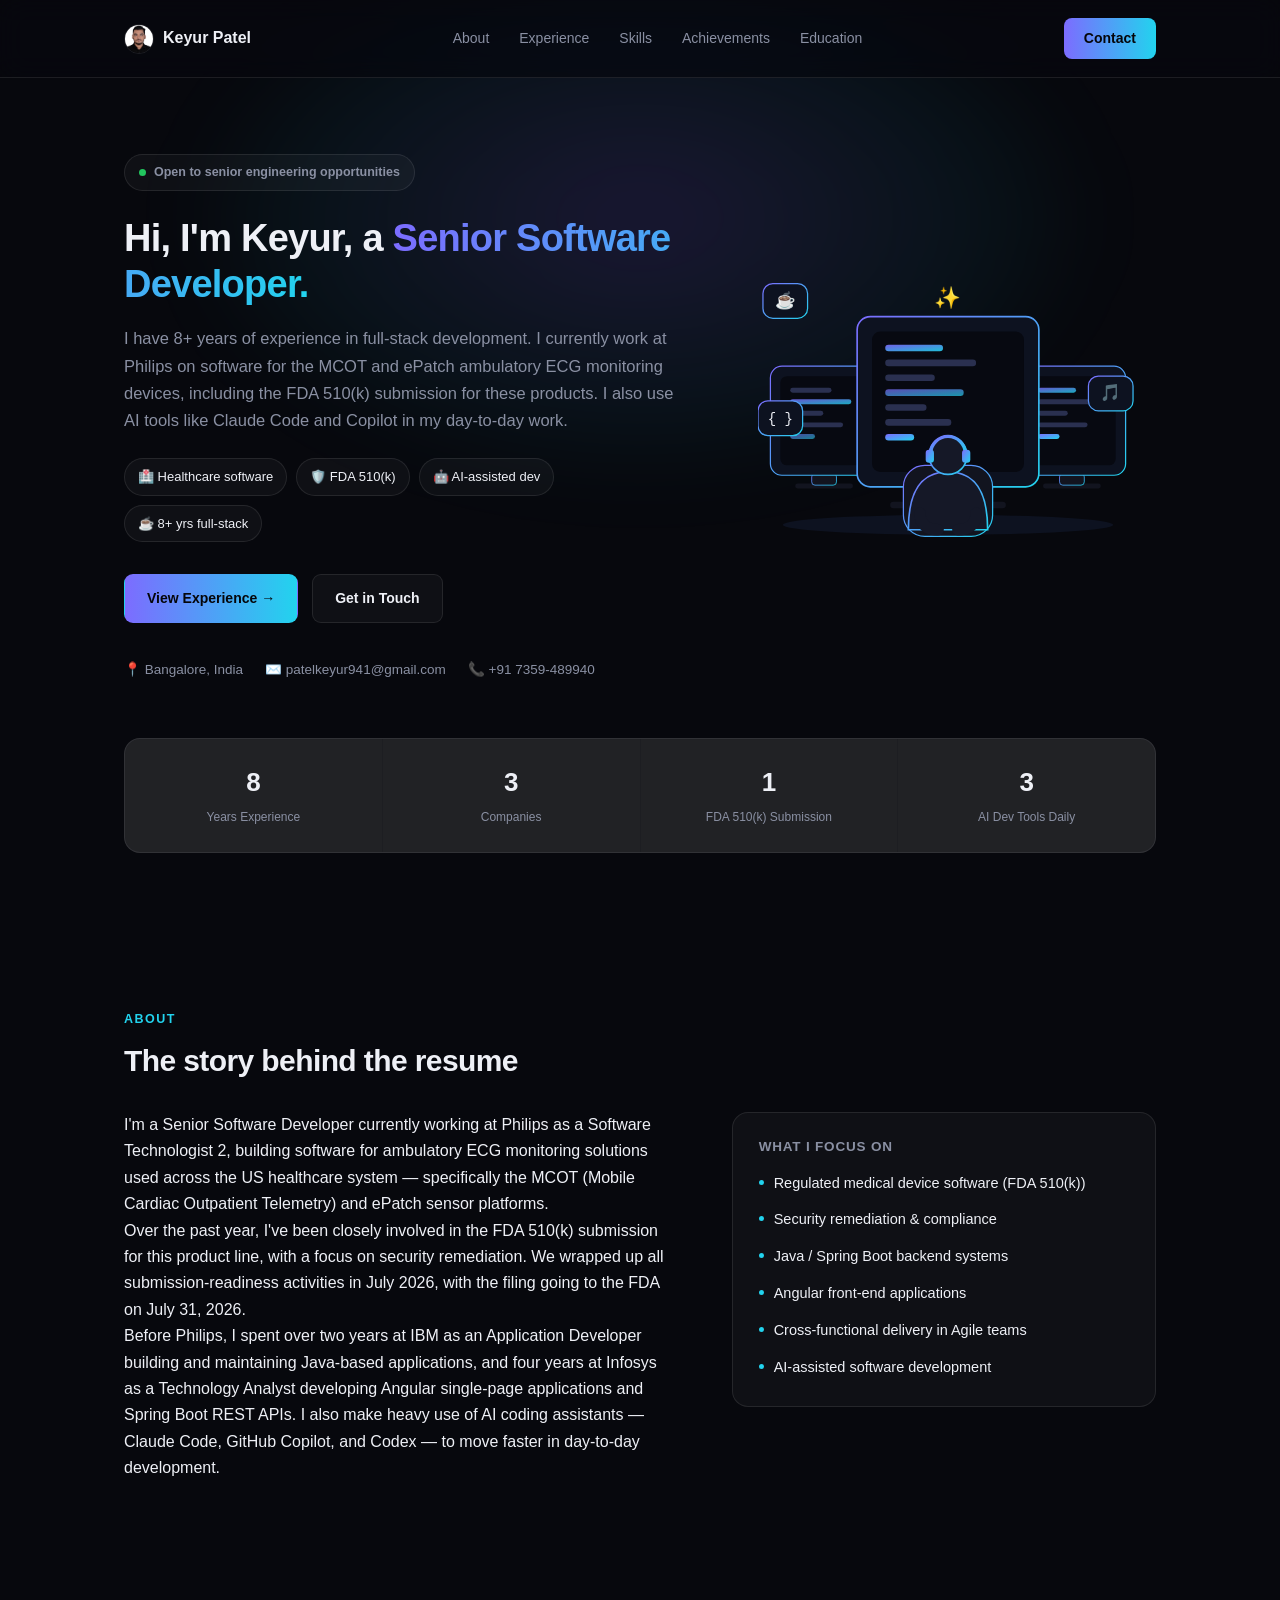
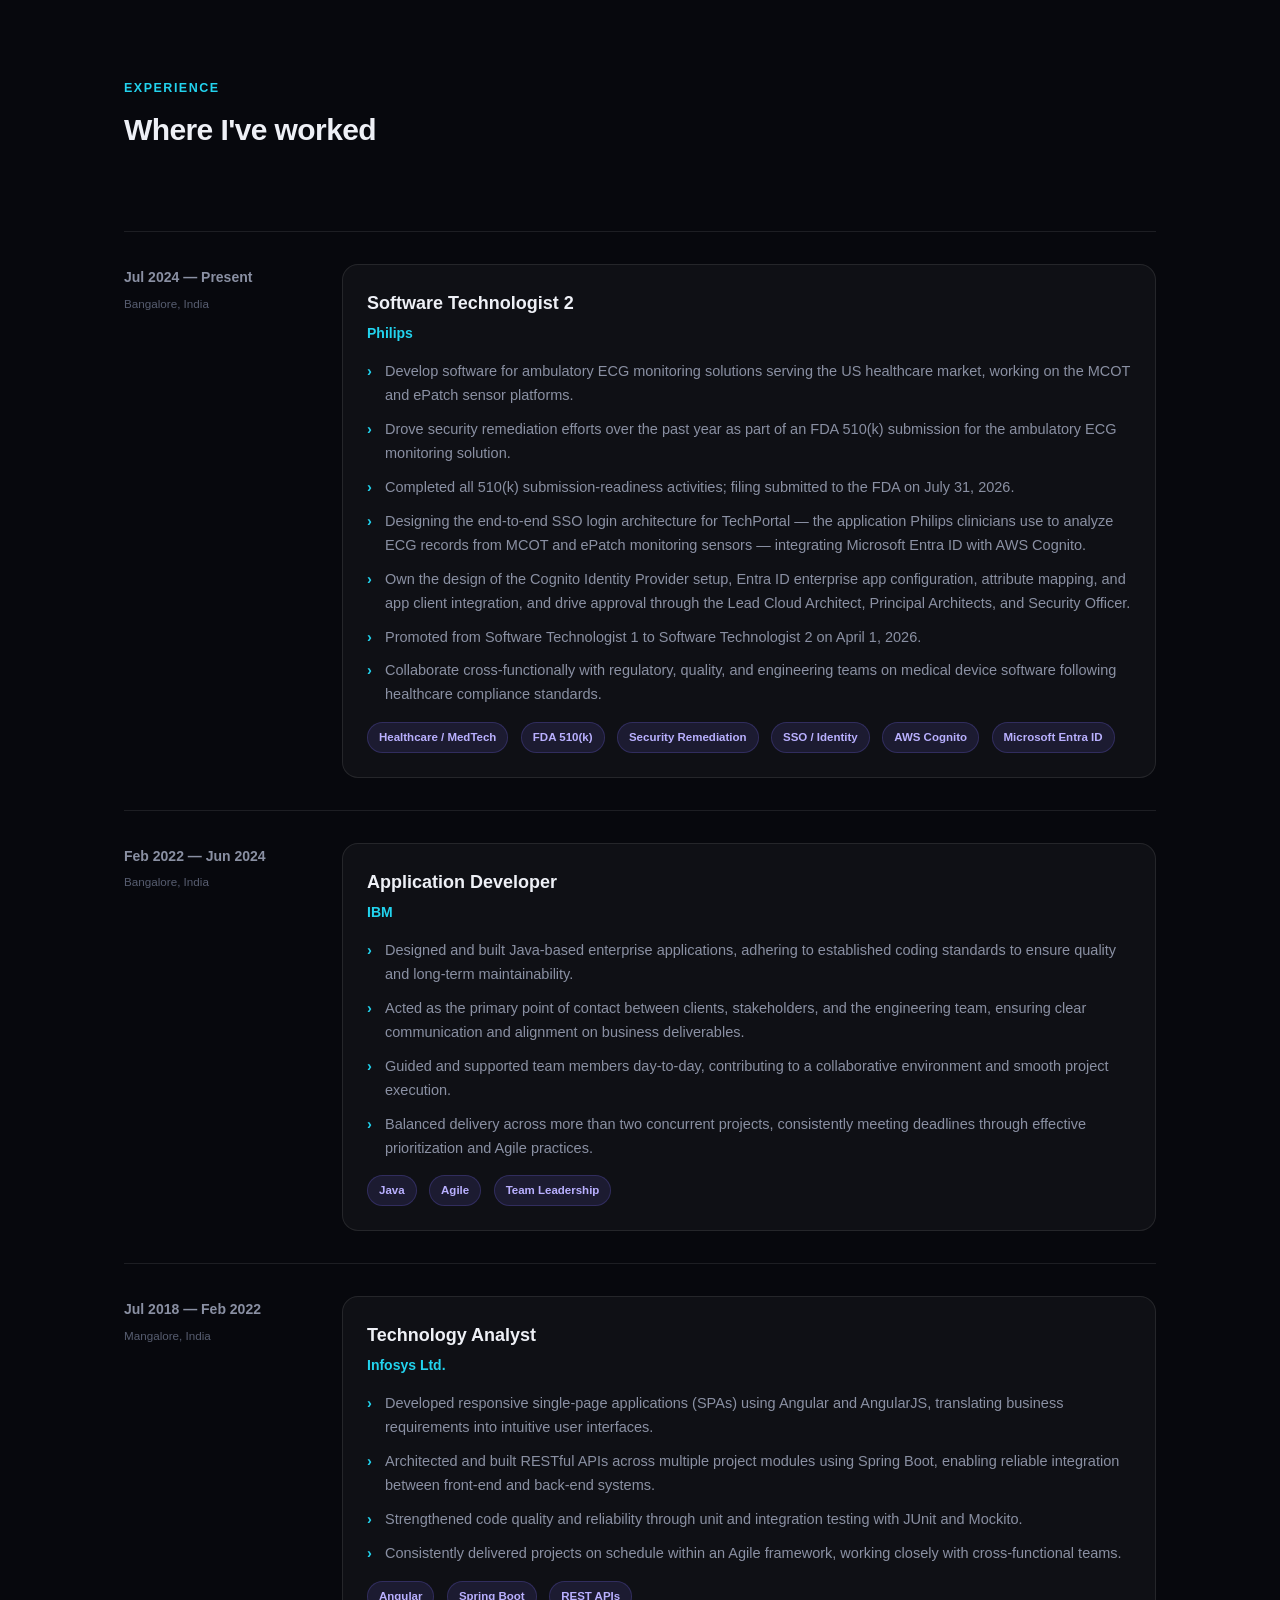
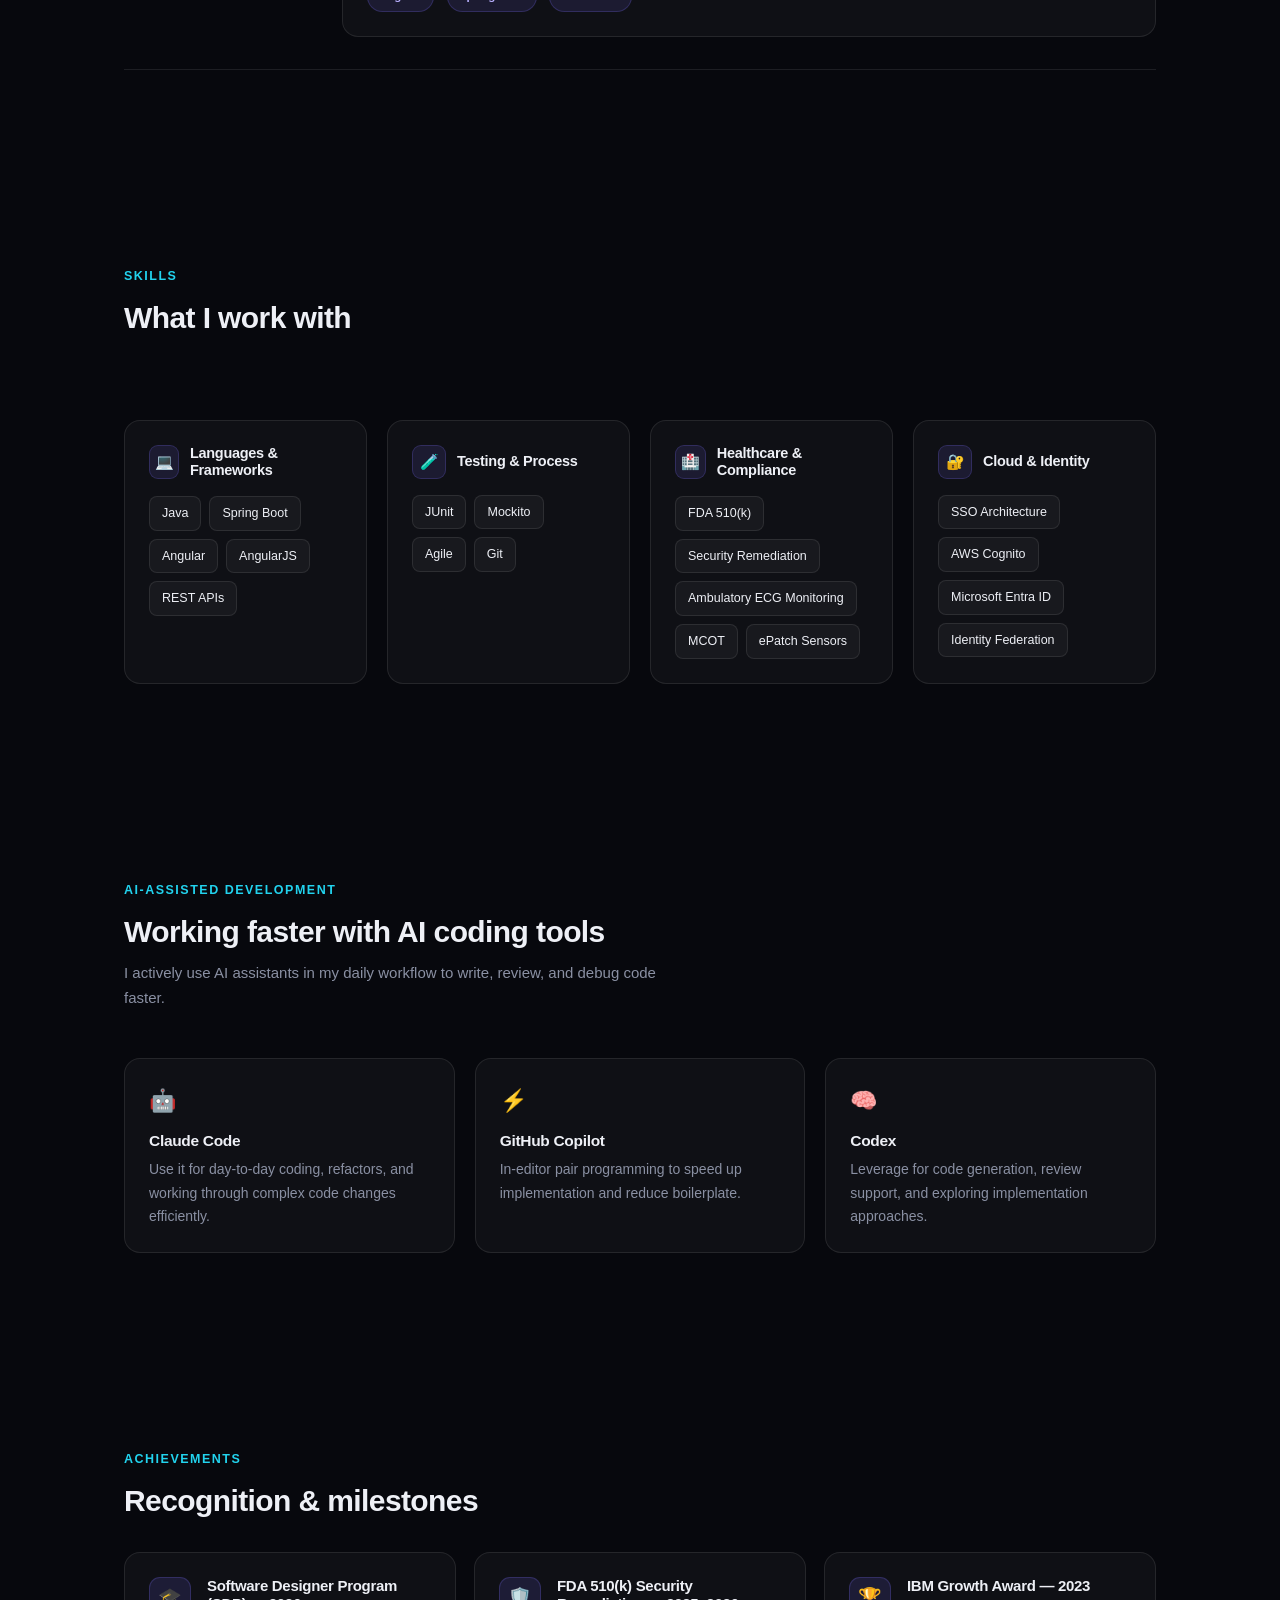
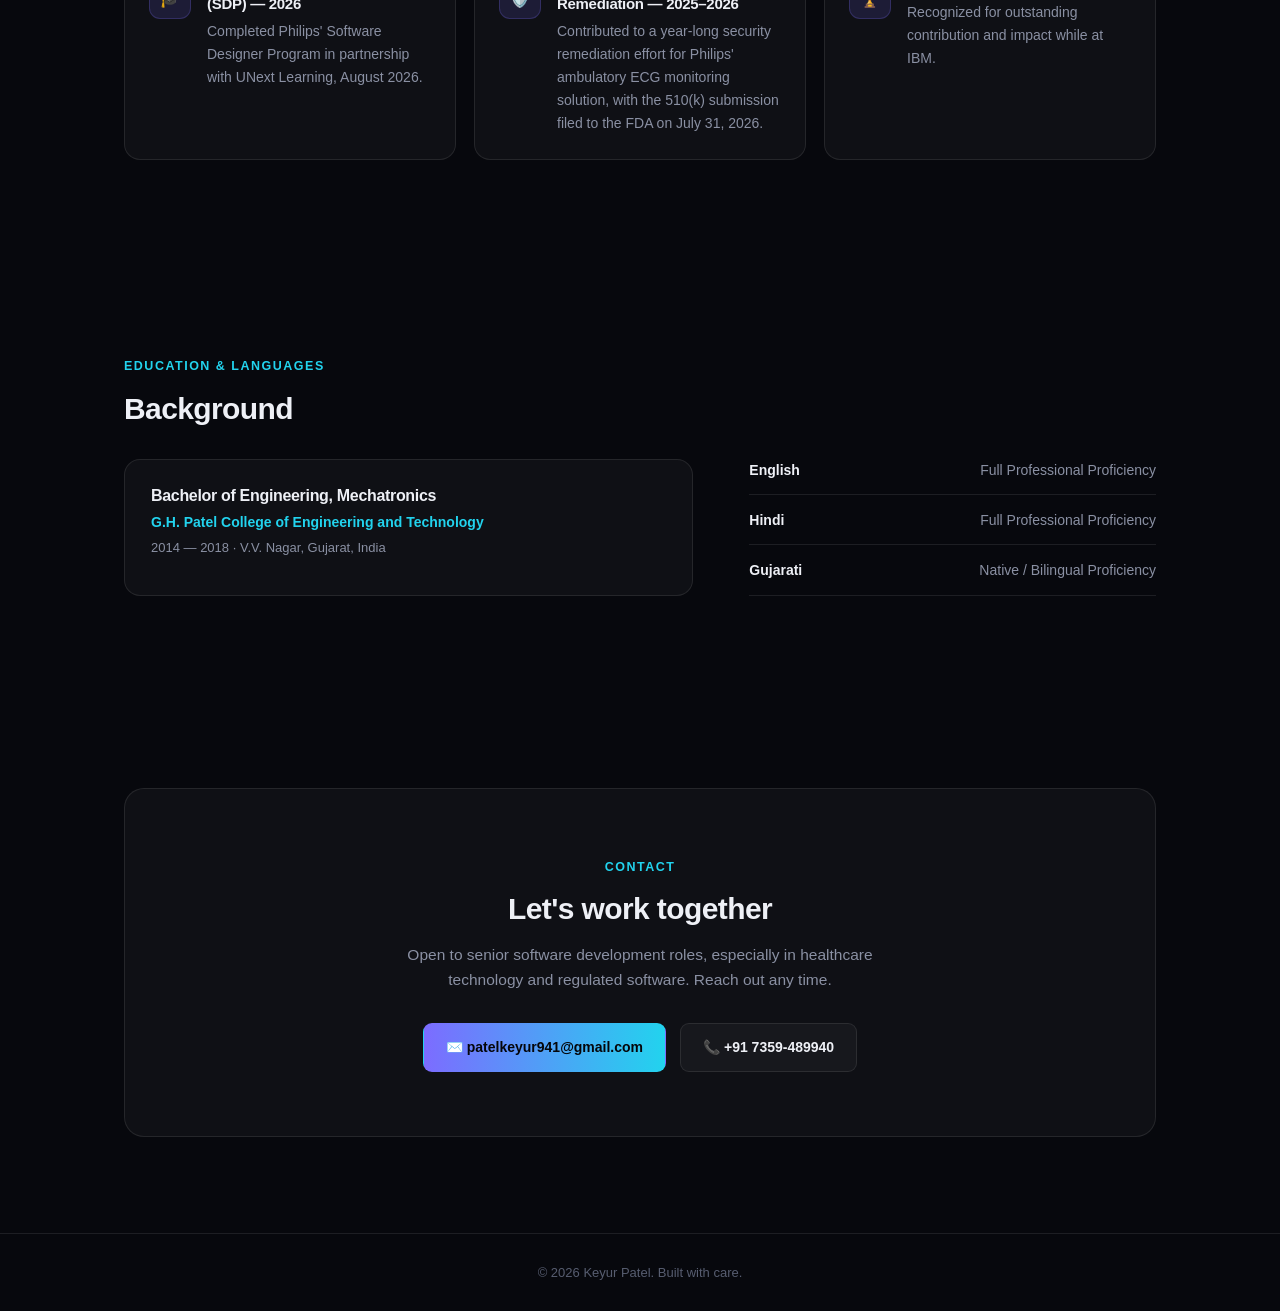
<file: resume/index.html>
<!DOCTYPE html>
<html lang="en">
<head>
<meta charset="UTF-8">
<meta name="viewport" content="width=device-width, initial-scale=1.0">
<title>Keyur Patel — Senior Software Developer</title>
<meta name="description" content="Keyur Patel — Senior Software Developer building FDA-regulated ambulatory ECG monitoring software at Philips. Java, Spring Boot, Angular, AI-assisted development.">
<style>
  :root{
    --bg:#07080d;
    --bg-alt:#0a0c14;
    --surface:rgba(255,255,255,.035);
    --surface-hover:rgba(255,255,255,.055);
    --text:#eef0f6;
    --text-muted:#8a90a3;
    --text-dim:#575d70;
    --accent:#7c6cff;
    --accent2:#22d3ee;
    --border:rgba(255,255,255,.09);
    --border-hover:rgba(255,255,255,.18);
    --radius:16px;
    --max-w:1080px;
  }
  *{box-sizing:border-box;margin:0;padding:0;}
  html{scroll-behavior:smooth;}
  body{
    font-family:-apple-system,BlinkMacSystemFont,"Segoe UI",Roboto,Helvetica,Arial,sans-serif;
    color:var(--text);
    background:var(--bg);
    line-height:1.65;
    -webkit-font-smoothing:antialiased;
    overflow-x:hidden;
  }
  a{color:inherit;text-decoration:none;}
  img{max-width:100%;display:block;}
  .wrap{max-width:var(--max-w);margin:0 auto;padding:0 24px;position:relative;}
  section{padding:96px 0;}
  h1,h2,h3{line-height:1.22;font-weight:700;letter-spacing:-.02em;}
  h2{font-size:30px;margin-bottom:10px;}
  .eyebrow{
    font-size:12.5px;font-weight:700;letter-spacing:.12em;text-transform:uppercase;
    color:var(--accent2);margin-bottom:14px;display:inline-flex;align-items:center;gap:8px;
  }
  .section-intro{color:var(--text-muted);max-width:560px;margin-bottom:48px;font-size:15px;}

  /* single soft backdrop, static — no roaming animation */
  .backdrop{
    position:absolute;top:-120px;left:50%;transform:translateX(-50%);
    width:900px;height:520px;border-radius:50%;
    background:radial-gradient(ellipse at center, rgba(124,108,255,.16), rgba(34,211,238,.05) 55%, transparent 75%);
    filter:blur(40px);z-index:0;pointer-events:none;
  }

  /* scroll progress */
  .progress-bar{
    position:fixed;top:0;left:0;height:2px;
    background:linear-gradient(90deg,var(--accent),var(--accent2));
    z-index:100;width:0%;
  }

  /* reveal animation — short & subtle */
  .reveal{opacity:0;transform:translateY(14px);transition:opacity .45s ease,transform .45s ease;}
  .reveal.visible{opacity:1;transform:translateY(0);}
  .reveal-delay-1{transition-delay:.06s;}
  .reveal-delay-2{transition-delay:.12s;}

  /* NAV */
  header{
    position:sticky;top:0;z-index:50;
    background:rgba(7,8,13,.72);
    backdrop-filter:saturate(180%) blur(14px);
    border-bottom:1px solid var(--border);
  }
  nav{
    max-width:var(--max-w);margin:0 auto;padding:18px 24px;
    display:flex;align-items:center;justify-content:space-between;
  }
  .logo{font-weight:700;font-size:16px;display:flex;align-items:center;gap:9px;}
  .logo-dot{width:9px;height:9px;border-radius:3px;background:linear-gradient(135deg,var(--accent),var(--accent2));}
  .nav-avatar{width:30px;height:30px;border-radius:50%;object-fit:cover;object-position:center 15%;border:1px solid var(--border);}
  .nav-links{display:flex;gap:30px;font-size:14px;font-weight:500;color:var(--text-muted);}
  .nav-links a:hover{color:var(--text);}
  .nav-cta{
    background:linear-gradient(90deg,var(--accent),var(--accent2));color:#05060a;padding:9px 20px;border-radius:8px;font-size:14px;font-weight:700;
    transition:opacity .2s ease;
  }
  .nav-cta:hover{opacity:.88;}

  /* HERO */
  .hero{padding:76px 0 56px;position:relative;}
  .hero-grid{display:grid;grid-template-columns:1.15fr .85fr;gap:52px;align-items:center;position:relative;z-index:1;}
  .status-pill{
    display:inline-flex;align-items:center;gap:8px;font-size:12.5px;font-weight:600;color:var(--text-muted);
    border:1px solid var(--border);background:var(--surface);padding:7px 14px;border-radius:30px;margin-bottom:24px;
  }
  .dot{width:7px;height:7px;border-radius:50%;background:#22c55e;display:inline-block;}
  .hero h1{font-size:38px;margin-bottom:18px;}
  .hero h1 .gradient-text{
    background:linear-gradient(90deg,var(--accent),var(--accent2));
    -webkit-background-clip:text;background-clip:text;color:transparent;
  }
  .hero p.lede{font-size:16.5px;color:var(--text-muted);max-width:560px;margin-bottom:24px;}
  .quick-glance{display:flex;flex-wrap:wrap;gap:9px;margin-bottom:32px;}
  .pill{
    font-size:13px;font-weight:500;color:var(--text);background:var(--surface);border:1px solid var(--border);
    padding:7px 13px;border-radius:20px;display:inline-flex;align-items:center;gap:6px;
  }
  .hero-actions{display:flex;gap:14px;flex-wrap:wrap;margin-bottom:36px;}
  .btn{
    display:inline-flex;align-items:center;gap:8px;padding:12px 22px;border-radius:9px;font-weight:600;font-size:14px;
    border:1px solid transparent;transition:opacity .2s ease,border-color .2s ease,background .2s ease;cursor:pointer;
  }
  .btn-primary{background:linear-gradient(90deg,var(--accent),var(--accent2));color:#05060a;}
  .btn-primary:hover{opacity:.9;}
  .btn-secondary{background:var(--surface);color:var(--text);border-color:var(--border);}
  .btn-secondary:hover{border-color:var(--border-hover);background:var(--surface-hover);}
  .hero-meta{display:flex;flex-wrap:wrap;gap:22px;font-size:13.5px;color:var(--text-muted);}
  .hero-meta span{display:flex;align-items:center;gap:7px;}

  /* illustration — passionate developer */
  .hero-illustration{position:relative;display:flex;justify-content:center;align-items:center;}
  .float-badge{animation:floaty 4s ease-in-out infinite;}
  .float-badge.d2{animation-delay:-1.3s;}
  .float-badge.d3{animation-delay:-2.6s;}
  @keyframes floaty{0%,100%{transform:translateY(0);}50%{transform:translateY(-9px);}}
  .cursor-blink{animation:blink 1.1s steps(1) infinite;}
  @keyframes blink{0%,49%{opacity:1;}50%,100%{opacity:0;}}
  .spark{animation:pulseScale 2.4s ease-in-out infinite;transform-origin:center;}
  @keyframes pulseScale{0%,100%{transform:scale(1);opacity:.9;}50%{transform:scale(1.18);opacity:1;}}
  .glow-ring{animation:glowPulse 2.4s ease-in-out infinite;transform-origin:center;}
  @keyframes glowPulse{0%,100%{opacity:.25;}50%{opacity:.55;}}
  .character{animation:bobHead 2.6s ease-in-out infinite;transform-origin:230px 260px;}
  @keyframes bobHead{0%,100%{transform:translateY(0) rotate(0deg);}50%{transform:translateY(-3px) rotate(-1.5deg);}}

  .stat-row{
    display:grid;grid-template-columns:repeat(4,1fr);gap:1px;background:var(--border);
    border:1px solid var(--border);border-radius:var(--radius);overflow:hidden;margin-top:56px;position:relative;z-index:1;
  }
  .stat{background:rgba(255,255,255,.015);padding:22px 18px;text-align:center;}
  .stat b{display:block;font-size:26px;letter-spacing:-.01em;color:var(--text);}
  .stat span{font-size:12px;color:var(--text-muted);}

  /* ABOUT */
  .about-grid{display:grid;grid-template-columns:1.3fr 1fr;gap:56px;align-items:start;}
  .about p{color:var(--text-muted);margin-bottom:15px;font-size:15.5px;}
  .about p:last-child{margin-bottom:0;}
  .focus-card{
    background:var(--surface);border:1px solid var(--border);border-radius:var(--radius);padding:26px;
  }
  .focus-card h3{font-size:13.5px;margin-bottom:16px;color:var(--text-muted);text-transform:uppercase;letter-spacing:.06em;}
  .focus-list{list-style:none;display:flex;flex-direction:column;gap:13px;}
  .focus-list li{display:flex;gap:10px;font-size:14.5px;color:var(--text);}
  .focus-list li::before{content:"";width:5px;height:5px;border-radius:50%;background:var(--accent2);margin-top:8px;flex-shrink:0;}

  /* EXPERIENCE */
  .job{
    display:grid;grid-template-columns:190px 1fr;gap:28px;padding:32px 0;border-top:1px solid var(--border);
  }
  .job:last-child{border-bottom:1px solid var(--border);}
  .job-period{color:var(--text-muted);font-size:14px;font-weight:600;padding-top:2px;}
  .job-period small{display:block;font-weight:400;margin-top:4px;color:var(--text-dim);}
  .job-card{
    background:var(--surface);border:1px solid var(--border);border-radius:var(--radius);padding:24px;
    transition:border-color .2s ease;
  }
  .job-card:hover{border-color:var(--border-hover);}
  .job-title{font-size:18px;font-weight:700;margin-bottom:3px;}
  .job-org{color:var(--accent2);font-weight:700;font-size:14px;margin-bottom:15px;}
  .job-card ul{list-style:none;display:flex;flex-direction:column;gap:10px;}
  .job-card ul li{position:relative;padding-left:18px;color:var(--text-muted);font-size:14.5px;}
  .job-card ul li::before{content:"›";position:absolute;left:0;color:var(--accent2);font-weight:700;}
  .badge{
    display:inline-block;background:rgba(124,108,255,.12);color:#b9b0ff;font-size:11.5px;font-weight:700;
    padding:5px 11px;border-radius:20px;margin-top:15px;margin-right:8px;border:1px solid rgba(124,108,255,.22);
  }

  /* SKILLS */
  .skills-grid{display:grid;grid-template-columns:repeat(auto-fit,minmax(230px,1fr));gap:20px;}
  .skill-card{
    border:1px solid var(--border);border-radius:var(--radius);padding:24px;background:var(--surface);
    transition:border-color .2s ease;
  }
  .skill-card:hover{border-color:var(--border-hover);}
  .skill-card h3{font-size:14.5px;margin-bottom:16px;display:flex;align-items:center;gap:11px;}
  .skill-card h3 .ic{
    width:34px;height:34px;border-radius:9px;background:rgba(124,108,255,.12);display:flex;align-items:center;justify-content:center;font-size:15px;
    border:1px solid rgba(124,108,255,.22);
  }
  .tag-row{display:flex;flex-wrap:wrap;gap:8px;}
  .tag{
    font-size:12.5px;background:rgba(255,255,255,.04);border:1px solid var(--border);color:var(--text);
    padding:6px 12px;border-radius:8px;font-weight:500;
  }

  /* AI TOOLS */
  .ai-cards{display:grid;grid-template-columns:repeat(3,1fr);gap:20px;}
  .ai-card{
    background:var(--surface);border:1px solid var(--border);border-radius:var(--radius);padding:24px;
    transition:border-color .2s ease;
  }
  .ai-card:hover{border-color:var(--border-hover);}
  .ai-card .ic{font-size:22px;margin-bottom:12px;}
  .ai-card h3{font-size:15.5px;margin-bottom:8px;}
  .ai-card p{font-size:14px;color:var(--text-muted);}

  /* ACHIEVEMENTS */
  .ach-grid{display:grid;grid-template-columns:repeat(auto-fit,minmax(280px,1fr));gap:18px;}
  .ach-card{
    border:1px solid var(--border);border-radius:var(--radius);padding:24px;background:var(--surface);
    display:flex;gap:16px;
  }
  .ach-ic{
    width:42px;height:42px;border-radius:11px;background:rgba(124,108,255,.14);color:var(--accent2);
    display:flex;align-items:center;justify-content:center;font-size:19px;flex-shrink:0;border:1px solid rgba(124,108,255,.22);
  }
  .ach-card h3{font-size:15px;margin-bottom:6px;}
  .ach-card p{font-size:14px;color:var(--text-muted);}

  /* EDUCATION + LANGUAGES */
  .edu-lang{display:grid;grid-template-columns:1.4fr 1fr;gap:56px;}
  .edu-card{border:1px solid var(--border);border-radius:var(--radius);padding:26px;background:var(--surface);}
  .edu-card h3{font-size:16px;margin-bottom:5px;}
  .edu-card .org{color:var(--accent2);font-weight:600;font-size:14px;margin-bottom:3px;}
  .edu-card .period{font-size:13px;color:var(--text-muted);}
  .lang-list{display:flex;flex-direction:column;gap:14px;}
  .lang-row{display:flex;justify-content:space-between;font-size:14px;border-bottom:1px solid var(--border);padding-bottom:12px;}
  .lang-row b{font-weight:600;}
  .lang-row span{color:var(--text-muted);}

  /* CONTACT */
  .contact{text-align:center;}
  .contact-card{
    background:var(--surface);
    border:1px solid var(--border);border-radius:20px;padding:64px 40px;
  }
  .contact h2{font-size:30px;}
  .contact p{color:var(--text-muted);max-width:520px;margin:14px auto 30px;font-size:15.5px;}
  .contact-actions{display:flex;gap:14px;justify-content:center;flex-wrap:wrap;}

  footer{padding:28px 0;text-align:center;font-size:13px;color:var(--text-dim);border-top:1px solid var(--border);}

  @media (max-width:900px){
    .hero-grid{grid-template-columns:1fr;}
    .hero-illustration{order:-1;max-width:300px;margin:0 auto 8px;}
  }
  @media (max-width:820px){
    .about-grid,.edu-lang{grid-template-columns:1fr;gap:32px;}
    .skills-grid,.ai-cards{grid-template-columns:1fr 1fr;}
    .ach-grid{grid-template-columns:1fr;}
    .stat-row{grid-template-columns:1fr 1fr;}
  }
  @media (max-width:640px){
    .nav-links{display:none;}
    section{padding:64px 0;}
    .hero{padding:56px 0 40px;}
    .hero h1{font-size:28px;}
    .job{grid-template-columns:1fr;gap:10px;}
    .skills-grid,.ai-cards{grid-template-columns:1fr;}
    .stat-row{grid-template-columns:1fr 1fr;}
    .contact-card{padding:44px 22px;}
  }
  @media (prefers-reduced-motion: reduce){
    *{animation:none !important;transition:none !important;}
  }
</style>
</head>
<body>

<div class="progress-bar" id="progressBar"></div>

<header>
  <nav>
    <a href="#top" class="logo"><img src="../assets/keyur_patel.jpeg" alt="Keyur Patel" class="nav-avatar"> Keyur Patel</a>
    <div class="nav-links">
      <a href="#about">About</a>
      <a href="#experience">Experience</a>
      <a href="#skills">Skills</a>
      <a href="#achievements">Achievements</a>
      <a href="#education">Education</a>
    </div>
    <a href="#contact" class="nav-cta">Contact</a>
  </nav>
</header>

<main id="top">

  <!-- HERO -->
  <section class="hero">
    <div class="backdrop"></div>
    <div class="wrap hero-grid">
      <div class="hero-content">
        <div class="status-pill"><span class="dot"></span> Open to senior engineering opportunities</div>
        <h1>Hi, I'm Keyur, a <span class="gradient-text">Senior Software Developer.</span></h1>
        <p class="lede">
          I have 8+ years of experience in full-stack development. I currently work at Philips on
          software for the MCOT and ePatch ambulatory ECG monitoring devices, including the FDA 510(k)
          submission for these products. I also use AI tools like Claude Code and Copilot in my
          day-to-day work.
        </p>
        <div class="quick-glance">
          <span class="pill">🏥 Healthcare software</span>
          <span class="pill">🛡️ FDA 510(k)</span>
          <span class="pill">🤖 AI-assisted dev</span>
          <span class="pill">☕ 8+ yrs full-stack</span>
        </div>
        <div class="hero-actions">
          <a href="#experience" class="btn btn-primary">View Experience →</a>
          <a href="mailto:patelkeyur941@gmail.com" class="btn btn-secondary">Get in Touch</a>
        </div>
        <div class="hero-meta">
          <span>📍 Bangalore, India</span>
          <span>✉️ patelkeyur941@gmail.com</span>
          <span>📞 +91 7359-489940</span>
        </div>
      </div>

      <div class="hero-illustration">
        <svg viewBox="0 0 460 340" width="100%" style="max-width:380px">
          <defs>
            <linearGradient id="devGrad" x1="0" y1="0" x2="1" y2="1">
              <stop offset="0%" stop-color="#7c6cff"/>
              <stop offset="100%" stop-color="#22d3ee"/>
            </linearGradient>
          </defs>

          <!-- desk shadow -->
          <ellipse cx="230" cy="300" rx="200" ry="12" fill="#0d1220"/>

          <!-- left monitor -->
          <rect x="45" y="250" width="70" height="6" rx="3" fill="#12141f"/>
          <rect x="65" y="238" width="30" height="14" rx="4" fill="#12141f" stroke="url(#devGrad)" stroke-width="1"/>
          <rect x="15" y="108" width="130" height="132" rx="14" fill="#0d1220" stroke="url(#devGrad)" stroke-width="1.5"/>
          <rect x="27" y="120" width="106" height="108" rx="8" fill="#070911"/>
          <rect x="39" y="134" width="50" height="6" rx="3" fill="#2a3050"/>
          <rect x="39" y="148" width="74" height="6" rx="3" fill="url(#devGrad)" opacity="0.8"/>
          <rect x="39" y="162" width="40" height="6" rx="3" fill="#2a3050"/>
          <rect x="39" y="176" width="64" height="6" rx="3" fill="#2a3050"/>
          <rect x="39" y="190" width="30" height="6" rx="3" fill="url(#devGrad)" opacity="0.6"/>

          <!-- right monitor -->
          <rect x="345" y="250" width="70" height="6" rx="3" fill="#12141f"/>
          <rect x="365" y="238" width="30" height="14" rx="4" fill="#12141f" stroke="url(#devGrad)" stroke-width="1"/>
          <rect x="315" y="108" width="130" height="132" rx="14" fill="#0d1220" stroke="url(#devGrad)" stroke-width="1.5"/>
          <rect x="327" y="120" width="106" height="108" rx="8" fill="#070911"/>
          <rect x="339" y="134" width="46" height="6" rx="3" fill="url(#devGrad)" opacity="0.8"/>
          <rect x="339" y="148" width="70" height="6" rx="3" fill="#2a3050"/>
          <rect x="339" y="162" width="36" height="6" rx="3" fill="#2a3050"/>
          <rect x="339" y="176" width="60" height="6" rx="3" fill="#2a3050"/>
          <rect x="339" y="190" width="26" height="6" rx="3" fill="url(#devGrad)" class="cursor-blink"/>

          <!-- center monitor (main) -->
          <rect x="160" y="272" width="140" height="8" rx="4" fill="#12141f"/>
          <rect x="210" y="252" width="40" height="20" rx="4" fill="#12141f" stroke="url(#devGrad)" stroke-width="1.5"/>
          <rect x="120" y="48" width="220" height="206" rx="16" fill="#0d1220" stroke="url(#devGrad)" stroke-width="2"/>
          <rect x="138" y="66" width="184" height="170" rx="10" fill="#070911"/>
          <rect x="154" y="82" width="70" height="8" rx="4" fill="url(#devGrad)" opacity="0.9"/>
          <rect x="154" y="100" width="110" height="8" rx="4" fill="#2a3050"/>
          <rect x="154" y="118" width="60" height="8" rx="4" fill="#2a3050"/>
          <rect x="154" y="136" width="95" height="8" rx="4" fill="url(#devGrad)" opacity="0.7"/>
          <rect x="154" y="154" width="50" height="8" rx="4" fill="#2a3050"/>
          <rect x="154" y="172" width="80" height="8" rx="4" fill="#2a3050"/>
          <rect x="154" y="190" width="35" height="8" rx="4" fill="url(#devGrad)" class="cursor-blink"/>

          <!-- passion spark above main screen -->
          <text x="230" y="34" font-size="26" text-anchor="middle" class="spark">✨</text>

          <!-- person, seated at the desk facing the screens, vibing with headphones on -->
          <g class="character">
            <!-- chair -->
            <rect x="176" y="228" width="108" height="86" rx="26" fill="#12141f" stroke="url(#devGrad)" stroke-width="1.5"/>
            <!-- shoulders / hoodie -->
            <path d="M182,306 C182,258 198,236 230,236 C262,236 278,258 278,306 Z" fill="#151827" stroke="url(#devGrad)" stroke-width="2"/>
            <!-- arms reaching the keyboard -->
            <path d="M196,286 C196,300 205,306 218,306" fill="none" stroke="#151827" stroke-width="14" stroke-linecap="round"/>
            <path d="M264,286 C264,300 255,306 242,306" fill="none" stroke="#151827" stroke-width="14" stroke-linecap="round"/>
            <!-- head -->
            <circle cx="230" cy="216" r="23" fill="#151827" stroke="url(#devGrad)" stroke-width="2"/>
            <!-- headphones -->
            <path d="M209,214 a21,21 0 0,1 42,0" fill="none" stroke="url(#devGrad)" stroke-width="4" stroke-linecap="round"/>
            <rect x="203" y="209" width="10" height="16" rx="4" fill="url(#devGrad)"/>
            <rect x="247" y="209" width="10" height="16" rx="4" fill="url(#devGrad)"/>
          </g>

          <!-- floating badge: braces -->
          <g class="float-badge">
            <rect x="0" y="150" width="54" height="42" rx="12" fill="#0d1220" stroke="url(#devGrad)" stroke-width="1.5"/>
            <text x="27" y="177" font-family="monospace" font-size="17" fill="#eef0f6" text-anchor="middle">{ }</text>
          </g>

          <!-- floating badge: music note, vibing -->
          <g class="float-badge d2">
            <rect x="400" y="120" width="54" height="42" rx="12" fill="#0d1220" stroke="url(#devGrad)" stroke-width="1.5"/>
            <text x="427" y="147" font-size="20" text-anchor="middle">🎵</text>
          </g>

          <!-- floating badge: coffee -->
          <g class="float-badge d3">
            <rect x="6" y="8" width="54" height="42" rx="12" fill="#0d1220" stroke="url(#devGrad)" stroke-width="1.5"/>
            <text x="33" y="35" font-size="20" text-anchor="middle">☕</text>
          </g>
        </svg>
      </div>
    </div>

    <div class="wrap">
      <div class="stat-row reveal">
        <div class="stat"><b class="count" data-target="8">0</b><span>Years Experience</span></div>
        <div class="stat"><b class="count" data-target="3">0</b><span>Companies</span></div>
        <div class="stat"><b class="count" data-target="1">0</b><span>FDA 510(k) Submission</span></div>
        <div class="stat"><b class="count" data-target="3">0</b><span>AI Dev Tools Daily</span></div>
      </div>
    </div>
  </section>

  <!-- ABOUT -->
  <section id="about">
    <div class="wrap">
      <div class="eyebrow reveal">About</div>
      <h2 class="reveal">The story behind the resume</h2>
      <div class="about-grid" style="margin-top:32px;">
        <div class="reveal reveal-delay-1">
          <p>
            I'm a Senior Software Developer currently working at Philips as a Software Technologist 2,
            building software for ambulatory ECG monitoring solutions used across the US healthcare system —
            specifically the MCOT (Mobile Cardiac Outpatient Telemetry) and ePatch sensor platforms.
          </p>
          <p>
            Over the past year, I've been closely involved in the FDA 510(k) submission for this product line,
            with a focus on security remediation. We wrapped up all submission-readiness activities in
            July 2026, with the filing going to the FDA on July 31, 2026.
          </p>
          <p>
            Before Philips, I spent over two years at IBM as an Application Developer building and maintaining
            Java-based applications, and four years at Infosys as a Technology Analyst developing Angular
            single-page applications and Spring Boot REST APIs. I also make heavy use of AI coding
            assistants — Claude Code, GitHub Copilot, and Codex — to move faster in day-to-day development.
          </p>
        </div>
        <div class="focus-card reveal reveal-delay-2">
          <h3>What I focus on</h3>
          <ul class="focus-list">
            <li>Regulated medical device software (FDA 510(k))</li>
            <li>Security remediation &amp; compliance</li>
            <li>Java / Spring Boot backend systems</li>
            <li>Angular front-end applications</li>
            <li>Cross-functional delivery in Agile teams</li>
            <li>AI-assisted software development</li>
          </ul>
        </div>
      </div>
    </div>
  </section>

  <!-- EXPERIENCE -->
  <section id="experience">
    <div class="wrap">
      <div class="eyebrow reveal">Experience</div>
      <h2 class="reveal">Where I've worked</h2>
      <p class="section-intro reveal">Eight years across enterprise software and regulated healthcare technology.</p>

      <div class="timeline">
        <div class="job reveal">
          <div class="job-period">Jul 2024 — Present<small>Bangalore, India</small></div>
          <div class="job-card">
            <div class="job-title">Software Technologist 2</div>
            <div class="job-org">Philips</div>
            <ul>
              <li>Develop software for ambulatory ECG monitoring solutions serving the US healthcare market, working on the MCOT and ePatch sensor platforms.</li>
              <li>Drove security remediation efforts over the past year as part of an FDA 510(k) submission for the ambulatory ECG monitoring solution.</li>
              <li>Completed all 510(k) submission-readiness activities; filing submitted to the FDA on July 31, 2026.</li>
              <li>Designing the end-to-end SSO login architecture for TechPortal — the application Philips clinicians use to analyze ECG records from MCOT and ePatch monitoring sensors — integrating Microsoft Entra ID with AWS Cognito.</li>
              <li>Own the design of the Cognito Identity Provider setup, Entra ID enterprise app configuration, attribute mapping, and app client integration, and drive approval through the Lead Cloud Architect, Principal Architects, and Security Officer.</li>
              <li>Promoted from Software Technologist 1 to Software Technologist 2 on April 1, 2026.</li>
              <li>Collaborate cross-functionally with regulatory, quality, and engineering teams on medical device software following healthcare compliance standards.</li>
            </ul>
            <span class="badge">Healthcare / MedTech</span>
            <span class="badge">FDA 510(k)</span>
            <span class="badge">Security Remediation</span>
            <span class="badge">SSO / Identity</span>
            <span class="badge">AWS Cognito</span>
            <span class="badge">Microsoft Entra ID</span>
          </div>
        </div>

        <div class="job reveal">
          <div class="job-period">Feb 2022 — Jun 2024<small>Bangalore, India</small></div>
          <div class="job-card">
            <div class="job-title">Application Developer</div>
            <div class="job-org">IBM</div>
            <ul>
              <li>Designed and built Java-based enterprise applications, adhering to established coding standards to ensure quality and long-term maintainability.</li>
              <li>Acted as the primary point of contact between clients, stakeholders, and the engineering team, ensuring clear communication and alignment on business deliverables.</li>
              <li>Guided and supported team members day-to-day, contributing to a collaborative environment and smooth project execution.</li>
              <li>Balanced delivery across more than two concurrent projects, consistently meeting deadlines through effective prioritization and Agile practices.</li>
            </ul>
            <span class="badge">Java</span>
            <span class="badge">Agile</span>
            <span class="badge">Team Leadership</span>
          </div>
        </div>

        <div class="job reveal">
          <div class="job-period">Jul 2018 — Feb 2022<small>Mangalore, India</small></div>
          <div class="job-card">
            <div class="job-title">Technology Analyst</div>
            <div class="job-org">Infosys Ltd.</div>
            <ul>
              <li>Developed responsive single-page applications (SPAs) using Angular and AngularJS, translating business requirements into intuitive user interfaces.</li>
              <li>Architected and built RESTful APIs across multiple project modules using Spring Boot, enabling reliable integration between front-end and back-end systems.</li>
              <li>Strengthened code quality and reliability through unit and integration testing with JUnit and Mockito.</li>
              <li>Consistently delivered projects on schedule within an Agile framework, working closely with cross-functional teams.</li>
            </ul>
            <span class="badge">Angular</span>
            <span class="badge">Spring Boot</span>
            <span class="badge">REST APIs</span>
          </div>
        </div>
      </div>
    </div>
  </section>

  <!-- SKILLS -->
  <section id="skills">
    <div class="wrap">
      <div class="eyebrow reveal">Skills</div>
      <h2 class="reveal">What I work with</h2>
      <p class="section-intro reveal">A full-stack toolkit, plus domain expertise in regulated healthcare software.</p>

      <div class="skills-grid">
        <div class="skill-card reveal">
          <h3><span class="ic">💻</span> Languages &amp; Frameworks</h3>
          <div class="tag-row">
            <span class="tag">Java</span>
            <span class="tag">Spring Boot</span>
            <span class="tag">Angular</span>
            <span class="tag">AngularJS</span>
            <span class="tag">REST APIs</span>
          </div>
        </div>
        <div class="skill-card reveal reveal-delay-1">
          <h3><span class="ic">🧪</span> Testing &amp; Process</h3>
          <div class="tag-row">
            <span class="tag">JUnit</span>
            <span class="tag">Mockito</span>
            <span class="tag">Agile</span>
            <span class="tag">Git</span>
          </div>
        </div>
        <div class="skill-card reveal reveal-delay-2">
          <h3><span class="ic">🏥</span> Healthcare &amp; Compliance</h3>
          <div class="tag-row">
            <span class="tag">FDA 510(k)</span>
            <span class="tag">Security Remediation</span>
            <span class="tag">Ambulatory ECG Monitoring</span>
            <span class="tag">MCOT</span>
            <span class="tag">ePatch Sensors</span>
          </div>
        </div>
        <div class="skill-card reveal reveal-delay-2">
          <h3><span class="ic">🔐</span> Cloud &amp; Identity</h3>
          <div class="tag-row">
            <span class="tag">SSO Architecture</span>
            <span class="tag">AWS Cognito</span>
            <span class="tag">Microsoft Entra ID</span>
            <span class="tag">Identity Federation</span>
          </div>
        </div>
      </div>
    </div>
  </section>

  <!-- AI TOOLS -->
  <section>
    <div class="wrap">
      <div class="eyebrow reveal">AI-Assisted Development</div>
      <h2 class="reveal">Working faster with AI coding tools</h2>
      <p class="section-intro reveal">I actively use AI assistants in my daily workflow to write, review, and debug code faster.</p>
      <div class="ai-cards">
        <div class="ai-card reveal">
          <div class="ic">🤖</div>
          <h3>Claude Code</h3>
          <p>Use it for day-to-day coding, refactors, and working through complex code changes efficiently.</p>
        </div>
        <div class="ai-card reveal reveal-delay-1">
          <div class="ic">⚡</div>
          <h3>GitHub Copilot</h3>
          <p>In-editor pair programming to speed up implementation and reduce boilerplate.</p>
        </div>
        <div class="ai-card reveal reveal-delay-2">
          <div class="ic">🧠</div>
          <h3>Codex</h3>
          <p>Leverage for code generation, review support, and exploring implementation approaches.</p>
        </div>
      </div>
    </div>
  </section>

  <!-- ACHIEVEMENTS -->
  <section id="achievements">
    <div class="wrap">
      <div class="eyebrow reveal">Achievements</div>
      <h2 class="reveal">Recognition &amp; milestones</h2>
      <div class="ach-grid" style="margin-top:32px;">
        <div class="ach-card reveal">
          <div class="ach-ic">🎓</div>
          <div>
            <h3>Software Designer Program (SDP) — 2026</h3>
            <p>Completed Philips' Software Designer Program in partnership with UNext Learning, August 2026.</p>
          </div>
        </div>
        <div class="ach-card reveal reveal-delay-1">
          <div class="ach-ic">🛡️</div>
          <div>
            <h3>FDA 510(k) Security Remediation — 2025–2026</h3>
            <p>Contributed to a year-long security remediation effort for Philips' ambulatory ECG monitoring solution, with the 510(k) submission filed to the FDA on July 31, 2026.</p>
          </div>
        </div>
        <div class="ach-card reveal reveal-delay-2">
          <div class="ach-ic">🏆</div>
          <div>
            <h3>IBM Growth Award — 2023</h3>
            <p>Recognized for outstanding contribution and impact while at IBM.</p>
          </div>
        </div>
      </div>
    </div>
  </section>

  <!-- EDUCATION -->
  <section id="education">
    <div class="wrap">
      <div class="eyebrow reveal">Education &amp; Languages</div>
      <h2 class="reveal">Background</h2>
      <div class="edu-lang" style="margin-top:32px;">
        <div class="edu-card reveal">
          <h3>Bachelor of Engineering, Mechatronics</h3>
          <div class="org">G.H. Patel College of Engineering and Technology</div>
          <div class="period">2014 — 2018 · V.V. Nagar, Gujarat, India</div>
        </div>
        <div class="lang-list reveal reveal-delay-1">
          <div class="lang-row"><b>English</b><span>Full Professional Proficiency</span></div>
          <div class="lang-row"><b>Hindi</b><span>Full Professional Proficiency</span></div>
          <div class="lang-row"><b>Gujarati</b><span>Native / Bilingual Proficiency</span></div>
        </div>
      </div>
    </div>
  </section>

  <!-- CONTACT -->
  <section class="contact" id="contact">
    <div class="wrap">
      <div class="contact-card reveal">
        <div class="eyebrow">Contact</div>
        <h2>Let's work together</h2>
        <p>Open to senior software development roles, especially in healthcare technology and regulated software. Reach out any time.</p>
        <div class="contact-actions">
          <a href="mailto:patelkeyur941@gmail.com" class="btn btn-primary">✉️ patelkeyur941@gmail.com</a>
          <a href="tel:+917359489940" class="btn btn-secondary">📞 +91 7359-489940</a>
        </div>
      </div>
    </div>
  </section>

</main>

<footer>
  <div class="wrap">© <span id="year"></span> Keyur Patel. Built with care.</div>
</footer>

<script>
  document.getElementById('year').textContent = new Date().getFullYear();

  const progressBar = document.getElementById('progressBar');
  function updateProgress(){
    const h = document.documentElement;
    const scrolled = (h.scrollTop) / (h.scrollHeight - h.clientHeight) * 100;
    progressBar.style.width = scrolled + '%';
  }
  document.addEventListener('scroll', updateProgress);
  updateProgress();

  const revealEls = document.querySelectorAll('.reveal');
  const io = new IntersectionObserver((entries)=>{
    entries.forEach(entry=>{
      if(entry.isIntersecting){
        entry.target.classList.add('visible');
        io.unobserve(entry.target);
      }
    });
  },{threshold:0.12, rootMargin:'0px 0px -60px 0px'});
  revealEls.forEach(el=>io.observe(el));

  const counters = document.querySelectorAll('.count');
  const countIO = new IntersectionObserver((entries)=>{
    entries.forEach(entry=>{
      if(entry.isIntersecting){
        const el = entry.target;
        const target = +el.dataset.target;
        let cur = 0;
        const step = Math.max(1, target/24);
        const tick = ()=>{
          cur += step;
          if(cur >= target){ el.textContent = target; return; }
          el.textContent = Math.floor(cur);
          requestAnimationFrame(tick);
        };
        tick();
        countIO.unobserve(el);
      }
    });
  },{threshold:0.5});
  counters.forEach(el=>countIO.observe(el));
</script>

</body>
</html>
</file>
<file: assets/styles.css>
:root{
  --bg:#ffffff;
  --bg-alt:#f5f6f5;
  --surface:#f7f8f7;
  --surface-hover:#eef0ee;
  --text:#0b0f0d;
  --text-muted:#5b6560;
  --text-dim:#8a938e;
  --accent:#0f6b4c;
  --accent2:#14875f;
  --accent-ink:#ffffff;
  --note:#a6741a;
  --note-soft:rgba(166,116,26,.1);
  --border:rgba(10,15,13,.1);
  --border-hover:rgba(10,15,13,.2);
  --radius:14px;
  --max-w:1080px;

  --sp-1:4px; --sp-2:8px; --sp-3:12px; --sp-4:16px; --sp-5:20px; --sp-6:24px;
  --sp-8:32px; --sp-10:40px; --sp-12:48px; --sp-14:56px; --sp-16:64px; --sp-24:96px;

  --fs-h1:42px; --fs-h2:32px; --fs-h3:18px; --fs-lede:17px; --fs-body:15.5px; --fs-small:13px; --fs-eyebrow:12px;
  --mono:ui-monospace,SFMono-Regular,Menlo,Consolas,"Liberation Mono",monospace;
}

@media (prefers-color-scheme: dark){
  :root{
    --bg:#14181a; --bg-alt:#0f1213; --surface:#1b2023; --surface-hover:#20262a;
    --text:#eef1ef; --text-muted:#8b9490; --text-dim:#5f6763;
    --accent:#ff8a3d; --accent2:#ffab6b; --accent-ink:#1a1206;
    --note:#e0b559; --note-soft:rgba(224,181,89,.12);
    --border:rgba(255,255,255,.08); --border-hover:rgba(255,255,255,.16);
  }
}
:root[data-theme="dark"]{
  --bg:#14181a; --bg-alt:#0f1213; --surface:#1b2023; --surface-hover:#20262a;
  --text:#eef1ef; --text-muted:#8b9490; --text-dim:#5f6763;
  --accent:#ff8a3d; --accent2:#ffab6b; --accent-ink:#1a1206;
  --note:#e0b559; --note-soft:rgba(224,181,89,.12);
  --border:rgba(255,255,255,.08); --border-hover:rgba(255,255,255,.16);
}
:root[data-theme="light"]{
  --bg:#ffffff; --bg-alt:#f5f6f5; --surface:#f7f8f7; --surface-hover:#eef0ee;
  --text:#0b0f0d; --text-muted:#5b6560; --text-dim:#8a938e;
  --accent:#0f6b4c; --accent2:#14875f; --accent-ink:#ffffff;
  --note:#a6741a; --note-soft:rgba(166,116,26,.1);
  --border:rgba(10,15,13,.1); --border-hover:rgba(10,15,13,.2);
}

*{box-sizing:border-box;margin:0;padding:0;}
html{scroll-behavior:smooth;}
body{
  font-family:-apple-system,BlinkMacSystemFont,"Segoe UI",Roboto,Helvetica,Arial,sans-serif;
  color:var(--text);
  background:var(--bg);
  line-height:1.65;
  -webkit-font-smoothing:antialiased;
  overflow-x:hidden;
  transition:background-color .25s ease,color .25s ease;
}
a{color:inherit;text-decoration:none;}
img{max-width:100%;display:block;}
button{font:inherit;}
.wrap{max-width:var(--max-w);margin:0 auto;padding:0 24px;position:relative;}
section{padding:var(--sp-24) 0;}
h1,h2,h3{line-height:1.22;font-weight:600;letter-spacing:-.02em;text-wrap:balance;}
h2{font-size:var(--fs-h2);margin-bottom:10px;}
h3{font-size:var(--fs-h3);font-weight:600;}
p{font-size:var(--fs-body);}
.eyebrow{
  font-size:var(--fs-eyebrow);font-weight:600;letter-spacing:.08em;text-transform:uppercase;
  color:var(--accent);margin-bottom:14px;display:inline-flex;align-items:center;gap:8px;
}
.section-intro{color:var(--text-muted);max-width:560px;margin-bottom:48px;font-size:var(--fs-body);}

.skip-link{
  position:absolute;top:-48px;left:12px;background:var(--accent);color:var(--accent-ink);
  padding:10px 16px;border-radius:8px;font-weight:700;font-size:14px;z-index:200;transition:top .2s ease;
}
.skip-link:focus{top:12px;}

a:focus-visible,button:focus-visible,input:focus-visible,textarea:focus-visible,summary:focus-visible{
  outline:2px solid var(--accent);outline-offset:3px;border-radius:4px;
}

.ic{width:15px;height:15px;fill:none;stroke:currentColor;stroke-width:1.9;vertical-align:-2px;}
.ic-lg{width:24px;height:24px;fill:none;stroke:currentColor;stroke-width:1.7;}

.progress-bar{
  position:fixed;top:0;left:0;height:2px;
  background:linear-gradient(90deg,var(--accent),var(--accent2));
  z-index:100;width:0%;
}

.reveal{opacity:0;transform:translateY(14px);transition:opacity .45s ease,transform .45s ease;}
.reveal.visible{opacity:1;transform:translateY(0);}
.reveal-delay-1{transition-delay:.06s;}
.reveal-delay-2{transition-delay:.12s;}

/* NAV */
header{
  position:sticky;top:0;z-index:50;
  background:var(--bg);
  background:color-mix(in srgb, var(--bg) 85%, transparent);
  backdrop-filter:saturate(160%) blur(14px);
  border-bottom:1px solid var(--border);
}
nav{
  max-width:var(--max-w);margin:0 auto;padding:16px 24px;
  display:flex;align-items:center;justify-content:space-between;gap:16px;
}
.logo{font-weight:600;font-size:15px;display:flex;align-items:center;gap:9px;}
.nav-avatar{width:28px;height:28px;border-radius:50%;object-fit:cover;object-position:center 15%;border:1px solid var(--border);}
.nav-links{display:flex;gap:28px;font-size:14px;font-weight:500;color:var(--text-muted);}
.nav-links a:hover{color:var(--text);}
.nav-right{display:flex;align-items:center;gap:14px;}
.theme-toggle{
  width:34px;height:34px;border-radius:8px;border:1px solid var(--border);background:var(--surface);
  color:var(--text-muted);display:flex;align-items:center;justify-content:center;cursor:pointer;
}
.theme-toggle:hover{border-color:var(--border-hover);color:var(--text);}
.theme-toggle .ic-moon{display:none;}
:root[data-theme="dark"] .theme-toggle .ic-sun{display:none;}
:root[data-theme="dark"] .theme-toggle .ic-moon{display:block;}
@media (prefers-color-scheme: dark){
  :root:not([data-theme="light"]) .theme-toggle .ic-sun{display:none;}
  :root:not([data-theme="light"]) .theme-toggle .ic-moon{display:block;}
}
.nav-cta{
  background:linear-gradient(90deg,var(--accent),var(--accent2));color:var(--accent-ink);padding:9px 18px;border-radius:8px;font-size:14px;font-weight:600;
  transition:opacity .2s ease;
}
.nav-cta:hover{opacity:.88;}

/* HERO */
.hero{padding:72px 0 56px;position:relative;}
.hero-grid{display:grid;grid-template-columns:1.15fr .85fr;gap:52px;align-items:center;position:relative;z-index:1;}
.status-pill{
  display:inline-flex;align-items:center;gap:8px;font-size:12.5px;font-weight:500;color:var(--text-muted);
  border:1px solid var(--border);background:var(--surface);padding:7px 14px;border-radius:30px;margin-bottom:24px;
}
.dot{width:7px;height:7px;border-radius:50%;background:#22c55e;display:inline-block;}
.hero h1{font-size:var(--fs-h1);font-weight:600;margin-bottom:18px;color:var(--text);}
.hero p.lede{font-size:var(--fs-lede);color:var(--text-muted);max-width:560px;margin-bottom:24px;}
.quick-glance{display:flex;flex-wrap:wrap;gap:9px;margin-bottom:32px;}
.pill{
  font-size:13px;font-weight:500;color:var(--text);background:var(--surface);border:1px solid var(--border);
  padding:7px 13px;border-radius:20px;display:inline-flex;align-items:center;gap:6px;
}
.hero-actions{display:flex;gap:14px;flex-wrap:wrap;margin-bottom:36px;}
.btn{
  display:inline-flex;align-items:center;gap:8px;padding:12px 22px;border-radius:9px;font-weight:600;font-size:14px;
  border:1px solid transparent;transition:opacity .2s ease,border-color .2s ease,background .2s ease,transform .15s ease;cursor:pointer;
}
.btn-primary{background:var(--accent);color:var(--accent-ink);}
.btn-primary:hover{opacity:.9;}
.btn-secondary{background:var(--surface);color:var(--text);border-color:var(--border);}
.btn-secondary:hover{border-color:var(--border-hover);background:var(--surface-hover);}
.btn-sm{padding:8px 14px;font-size:13px;width:100%;justify-content:center;}
.hero-meta{display:flex;flex-wrap:wrap;gap:22px;font-size:13.5px;color:var(--text-muted);}
.hero-meta span{display:flex;align-items:center;gap:7px;}

/* HERO GRAPHIC — laptop + orbiting capability badges + checklist, same markup in both themes, colors from tokens */
.hero-illustration{position:relative;display:flex;justify-content:center;align-items:center;}
.hero-graphic{overflow:visible;}

.badge-icon{fill:none;stroke:var(--accent);stroke-width:1.7;}

.orbit-ring{transform-origin:200px 190px;animation:orbitSpin 70s linear infinite;}
@keyframes orbitSpin{from{transform:rotate(0deg);}to{transform:rotate(360deg);}}

.badge-float{animation:floaty 4.5s ease-in-out infinite;}
.badge-counter{animation:orbitCounterSpin 70s linear infinite;}
@keyframes orbitCounterSpin{from{transform:rotate(0deg);}to{transform:rotate(-360deg);}}

.code-lines rect{
  transform-origin:0 50%;transform:scaleX(0);opacity:0;
  animation:lineGrow .5s ease-out forwards;
}
.code-lines rect:nth-child(1){animation-delay:.15s;}
.code-lines rect:nth-child(2){animation-delay:.3s;}
.code-lines rect:nth-child(3){animation-delay:.45s;}
.code-lines rect:nth-child(4){animation-delay:.6s;}
.code-lines rect:nth-child(5){animation-delay:.75s;}
.code-lines rect:nth-child(6){animation-delay:.9s;}
.code-lines rect:nth-child(7){animation-delay:1.05s;}
@keyframes lineGrow{from{transform:scaleX(0);opacity:0;}to{transform:scaleX(1);opacity:1;}}

.checklist-row{opacity:0;transform:scale(.6);transform-box:fill-box;transform-origin:center;animation:checkPop .4s ease-out forwards;}
.checklist-row:nth-child(2){animation-delay:.9s;}
.checklist-row:nth-child(3){animation-delay:1.3s;}
.checklist-row:nth-child(4){animation-delay:1.7s;}
@keyframes checkPop{from{opacity:0;transform:scale(.6);}to{opacity:1;transform:scale(1);}}

.stat-row{
  display:grid;grid-template-columns:repeat(4,1fr);gap:1px;background:var(--border);
  border:1px solid var(--border);border-radius:var(--radius);overflow:hidden;margin-top:56px;position:relative;z-index:1;
}
.stat{background:var(--bg);padding:22px 18px;text-align:center;}
.stat b{display:block;font-size:26px;font-weight:600;letter-spacing:-.01em;color:var(--text);font-variant-numeric:tabular-nums;}
.stat span{font-size:12px;color:var(--text-muted);}

/* ABOUT */
.about-grid{display:grid;grid-template-columns:1.3fr 1fr;gap:56px;align-items:start;}
.about-grid p{color:var(--text-muted);margin-bottom:15px;}
.about-grid p:last-child{margin-bottom:0;}
.focus-card{background:var(--surface);border:1px solid var(--border);border-radius:var(--radius);padding:26px;}
.focus-card h3{font-size:13.5px;margin-bottom:16px;color:var(--text-muted);text-transform:uppercase;letter-spacing:.06em;}
.focus-list{list-style:none;display:flex;flex-direction:column;gap:13px;}
.focus-list li{display:flex;gap:10px;font-size:14.5px;color:var(--text);}
.focus-list li::before{content:"";width:5px;height:5px;border-radius:50%;background:var(--accent);margin-top:8px;flex-shrink:0;}

/* CARD SYSTEM — shared by services / why / testimonials */
.card{
  background:var(--surface);border:1px solid var(--border);border-left:3px solid var(--accent);border-radius:var(--radius);padding:24px;
  transition:border-color .2s ease,transform .2s ease;display:flex;flex-direction:column;gap:8px;position:relative;
}
.card:hover{border-color:var(--border-hover);transform:translateY(-2px);}
.card h3{margin-bottom:2px;}
.card p{color:var(--text-muted);font-size:14.5px;}
.card-icon{
  width:38px;height:38px;border-radius:9px;background:var(--bg-alt);display:flex;align-items:center;justify-content:center;
  border:1px solid var(--border);color:var(--accent);margin-bottom:6px;
}
.outcome{font-size:13px;color:var(--accent);font-weight:600;margin-top:4px;}

.grid-4{display:grid;grid-template-columns:repeat(4,1fr);gap:20px;}
.grid-3{display:grid;grid-template-columns:repeat(3,1fr);gap:20px;}

/* TECHNOLOGIES */
.tech-groups{display:grid;grid-template-columns:repeat(3,1fr);gap:28px;}
.tech-group h3{font-size:13px;color:var(--text-muted);text-transform:uppercase;letter-spacing:.05em;margin-bottom:12px;font-weight:600;}
.tag-row{display:flex;flex-wrap:wrap;gap:8px;}
.tag{
  font-size:12.5px;background:var(--bg-alt);border:1px solid var(--border);color:var(--text);
  padding:6px 12px;border-radius:8px;font-weight:500;
}

/* FEATURED PROJECTS */
.projects-stack{display:flex;flex-direction:column;gap:28px;}
.project-card{
  display:grid;grid-template-columns:1fr 1.05fr;gap:32px;
  background:var(--surface);border:1px solid var(--border);border-radius:var(--radius);padding:32px;
}
.project-text{display:flex;flex-direction:column;gap:10px;}
.project-badge{
  display:inline-block;font-size:11.5px;font-weight:600;color:var(--accent);
  background:var(--bg-alt);border:1px solid var(--border);padding:4px 10px;border-radius:20px;width:fit-content;
}
.project-text h3{font-size:22px;}
.project-text p{color:var(--text-muted);font-size:14.5px;}
.project-text p b{color:var(--text);font-weight:600;}
.badges{display:flex;flex-wrap:wrap;gap:8px;margin-top:6px;}

.project-demo{display:flex;align-items:center;justify-content:center;}
.phone-frame{
  width:100%;max-width:280px;background:var(--bg-alt);border:1px solid var(--border-hover);border-radius:26px;padding:10px;
}
.phone-screen{
  background:var(--bg);border-radius:18px;padding:16px;display:flex;flex-direction:column;gap:10px;
}
.demo-label{font-size:11px;color:var(--text-dim);text-transform:uppercase;letter-spacing:.05em;font-weight:600;}
.goal-picker,.category-chips{display:flex;flex-wrap:wrap;gap:6px;}
.goal-btn,.chip-btn{
  font-size:11.5px;padding:6px 10px;border-radius:14px;background:var(--surface);border:1px solid var(--border);color:var(--text-muted);cursor:pointer;
}
.goal-btn.active,.chip-btn.active{background:var(--bg-alt);border-color:var(--accent);color:var(--accent);}
.split-result{display:flex;flex-direction:column;gap:5px;font-size:12px;min-height:20px;}
.split-day{display:flex;justify-content:space-between;gap:8px;color:var(--text-muted);border-bottom:1px solid var(--border);padding-bottom:4px;}
.split-day b{color:var(--text);font-weight:600;}
.pr-banner{
  display:none;align-items:center;gap:6px;font-size:12.5px;font-weight:700;color:var(--accent-ink);
  background:var(--accent);padding:8px 12px;border-radius:10px;
}
.pr-banner.show{display:flex;animation:prPulse 2.5s ease forwards;}
@keyframes prPulse{0%{opacity:0;transform:translateY(6px);}12%{opacity:1;transform:translateY(0);}85%{opacity:1;}100%{opacity:0;}}

.amount-display{font-size:28px;font-weight:600;text-align:center;font-variant-numeric:tabular-nums;padding:6px 0;}
.keypad{display:grid;grid-template-columns:repeat(3,1fr);gap:6px;}
.keypad button{
  padding:10px 0;border-radius:8px;background:var(--surface);border:1px solid var(--border);color:var(--text);
  font-size:14px;font-weight:600;cursor:pointer;font-variant-numeric:tabular-nums;
}
.keypad button:hover{background:var(--surface-hover);}
.keypad .key-save{background:var(--accent);color:var(--accent-ink);border-color:transparent;}
.budget-bar-track{height:8px;border-radius:5px;background:var(--surface);border:1px solid var(--border);overflow:hidden;}
.budget-bar-fill{height:100%;width:0%;background:var(--accent);transition:width .4s ease;}
.budget-caption{font-size:11.5px;color:var(--text-muted);font-variant-numeric:tabular-nums;}
.save-toast{
  min-height:18px;font-size:12px;color:var(--accent);font-weight:600;opacity:0;transition:opacity .3s ease;
}
.save-toast.show{opacity:1;}
.lock-reveal{
  display:flex;align-items:center;gap:6px;background:none;border:none;color:var(--text-muted);font-size:12px;cursor:pointer;padding:4px 0;
}
.lock-reveal:hover{color:var(--text);}
.lock-detail{
  font-size:11px;color:var(--accent);max-height:0;overflow:hidden;opacity:0;transition:max-height .3s ease,opacity .3s ease;
}
.lock-detail.show{max-height:40px;opacity:1;}

/* PROCESS TIMELINE */
.timeline{list-style:none;display:grid;grid-template-columns:repeat(8,1fr);gap:12px;position:relative;}
.timeline-step{display:flex;flex-direction:column;align-items:center;text-align:center;gap:8px;padding:16px 8px;position:relative;}
.timeline-step .ic-lg{
  width:44px;height:44px;padding:10px;border-radius:50%;background:var(--bg-alt);border:1px solid var(--border);color:var(--accent);
}
.timeline-step h3{font-size:14px;}
.timeline-step p{font-size:12.5px;color:var(--text-muted);}
.timeline-step:not(:last-child)::after{
  content:"";position:absolute;top:32px;left:calc(50% + 30px);width:calc(100% - 20px);height:1px;background:var(--border);
}

/* FAQ */
.faq-list{max-width:720px;}
.faq-item{border-bottom:1px solid var(--border);padding:16px 0;}
.faq-item summary{
  cursor:pointer;font-weight:600;font-size:15px;display:flex;align-items:center;justify-content:space-between;list-style:none;
}
.faq-item summary::-webkit-details-marker{display:none;}
.faq-item summary::after{
  content:"";width:9px;height:9px;border-right:2px solid var(--text-muted);border-bottom:2px solid var(--text-muted);
  transform:rotate(45deg);transition:transform .2s ease;flex-shrink:0;
}
.faq-item[open] summary::after{transform:rotate(-135deg);}
.faq-item p{color:var(--text-muted);margin-top:10px;font-size:14.5px;}

/* TESTIMONIALS */
.testi-card p{font-style:italic;color:var(--text);font-size:14.5px;}
.testi-who{display:flex;flex-direction:column;font-size:13px;margin-top:8px;}
.testi-who b{color:var(--text);}
.testi-who span{color:var(--text-muted);}
.placeholder-ribbon{
  position:absolute;top:14px;right:14px;font-size:10px;font-weight:700;letter-spacing:.04em;text-transform:uppercase;
  color:var(--note);background:var(--note-soft);border:1px solid var(--note);padding:3px 8px;border-radius:6px;
}

/* CONTACT */
.contact{text-align:center;}
.contact-card{background:var(--surface);border:1px solid var(--border);border-radius:20px;padding:56px 40px;}
.contact-card h2{font-size:var(--fs-h2);}
.contact-card > p{color:var(--text-muted);max-width:520px;margin:14px auto 30px;}
.contact-form{max-width:480px;margin:0 auto 24px;text-align:left;display:flex;flex-direction:column;gap:14px;}
.field-row{display:flex;flex-direction:column;gap:6px;}
.field-row label{font-size:13px;font-weight:600;color:var(--text-muted);}
.field-row input,.field-row textarea{
  font-family:inherit;font-size:14.5px;color:var(--text);background:var(--bg-alt);border:1px solid var(--border);
  border-radius:8px;padding:10px 12px;resize:vertical;
}
.field-row input:focus,.field-row textarea:focus{border-color:var(--border-hover);outline:none;}
.contact-form .btn{align-self:flex-start;}
.contact-actions{display:flex;gap:14px;justify-content:center;flex-wrap:wrap;}

footer{padding:28px 0;font-size:13px;color:var(--text-dim);border-top:1px solid var(--border);}
.footer-wrap{display:flex;align-items:center;justify-content:space-between;flex-wrap:wrap;gap:12px;}
.footer-links{display:flex;gap:20px;}
.footer-links a:hover{color:var(--text-muted);}

@media (max-width:980px){
  .grid-4{grid-template-columns:repeat(2,1fr);}
  .timeline{grid-template-columns:repeat(4,1fr);}
  .timeline-step:nth-child(4)::after{display:none;}
}
@media (max-width:900px){
  .hero-grid{grid-template-columns:1fr;}
  .hero-illustration{order:-1;max-width:320px;margin:0 auto 8px;}
  .project-card{grid-template-columns:1fr;}
  .project-demo{order:-1;}
}
@media (max-width:820px){
  .about-grid{grid-template-columns:1fr;gap:32px;}
  .grid-3,.tech-groups{grid-template-columns:1fr 1fr;}
  .stat-row{grid-template-columns:1fr 1fr;}
}
@media (max-width:640px){
  .nav-links{display:none;}
  section{padding:64px 0;}
  .hero{padding:56px 0 40px;}
  .hero h1{font-size:28px;}
  .grid-4,.grid-3,.tech-groups{grid-template-columns:1fr;}
  .timeline{grid-template-columns:1fr;}
  .timeline-step::after{display:none;}
  .stat-row{grid-template-columns:1fr 1fr;}
  .contact-card{padding:40px 20px;}
  .footer-wrap{flex-direction:column;align-items:flex-start;}
}
@media (prefers-reduced-motion: reduce){
  *{animation:none !important;transition:none !important;}
}
</file>
